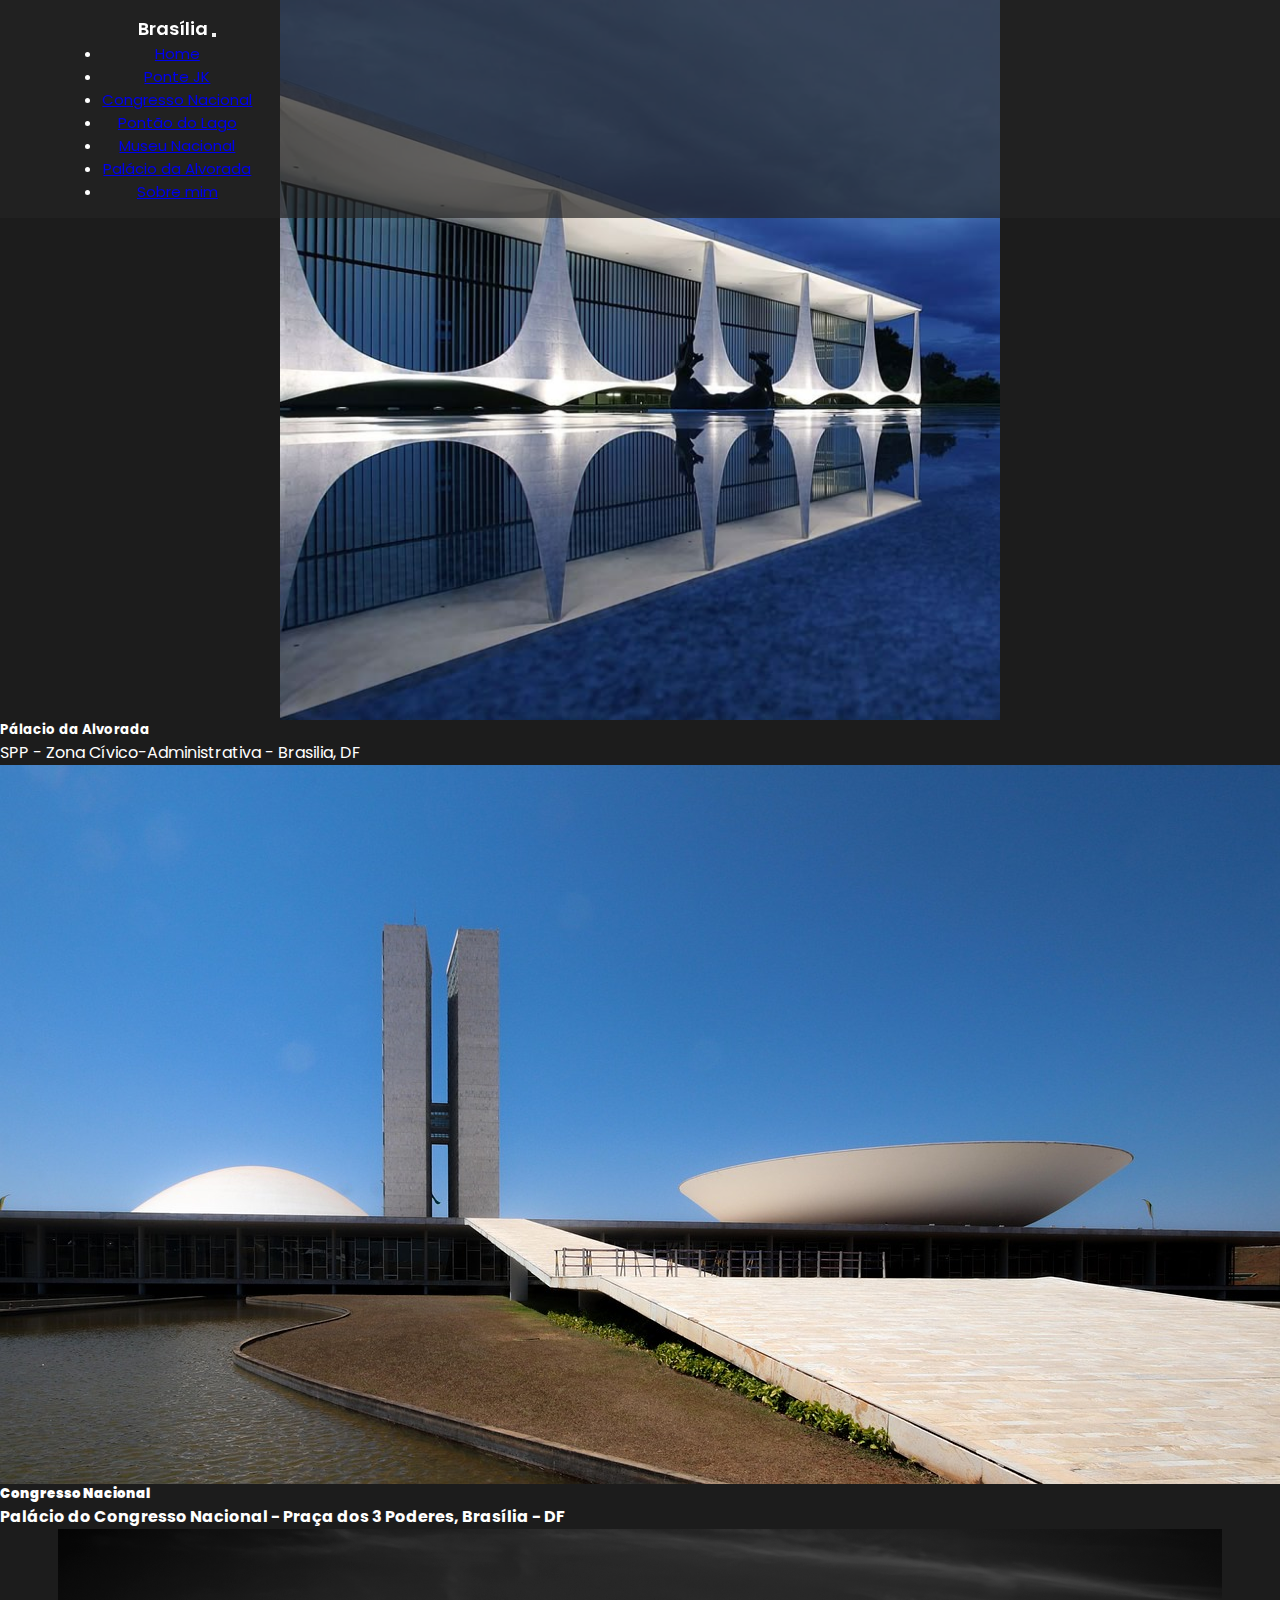
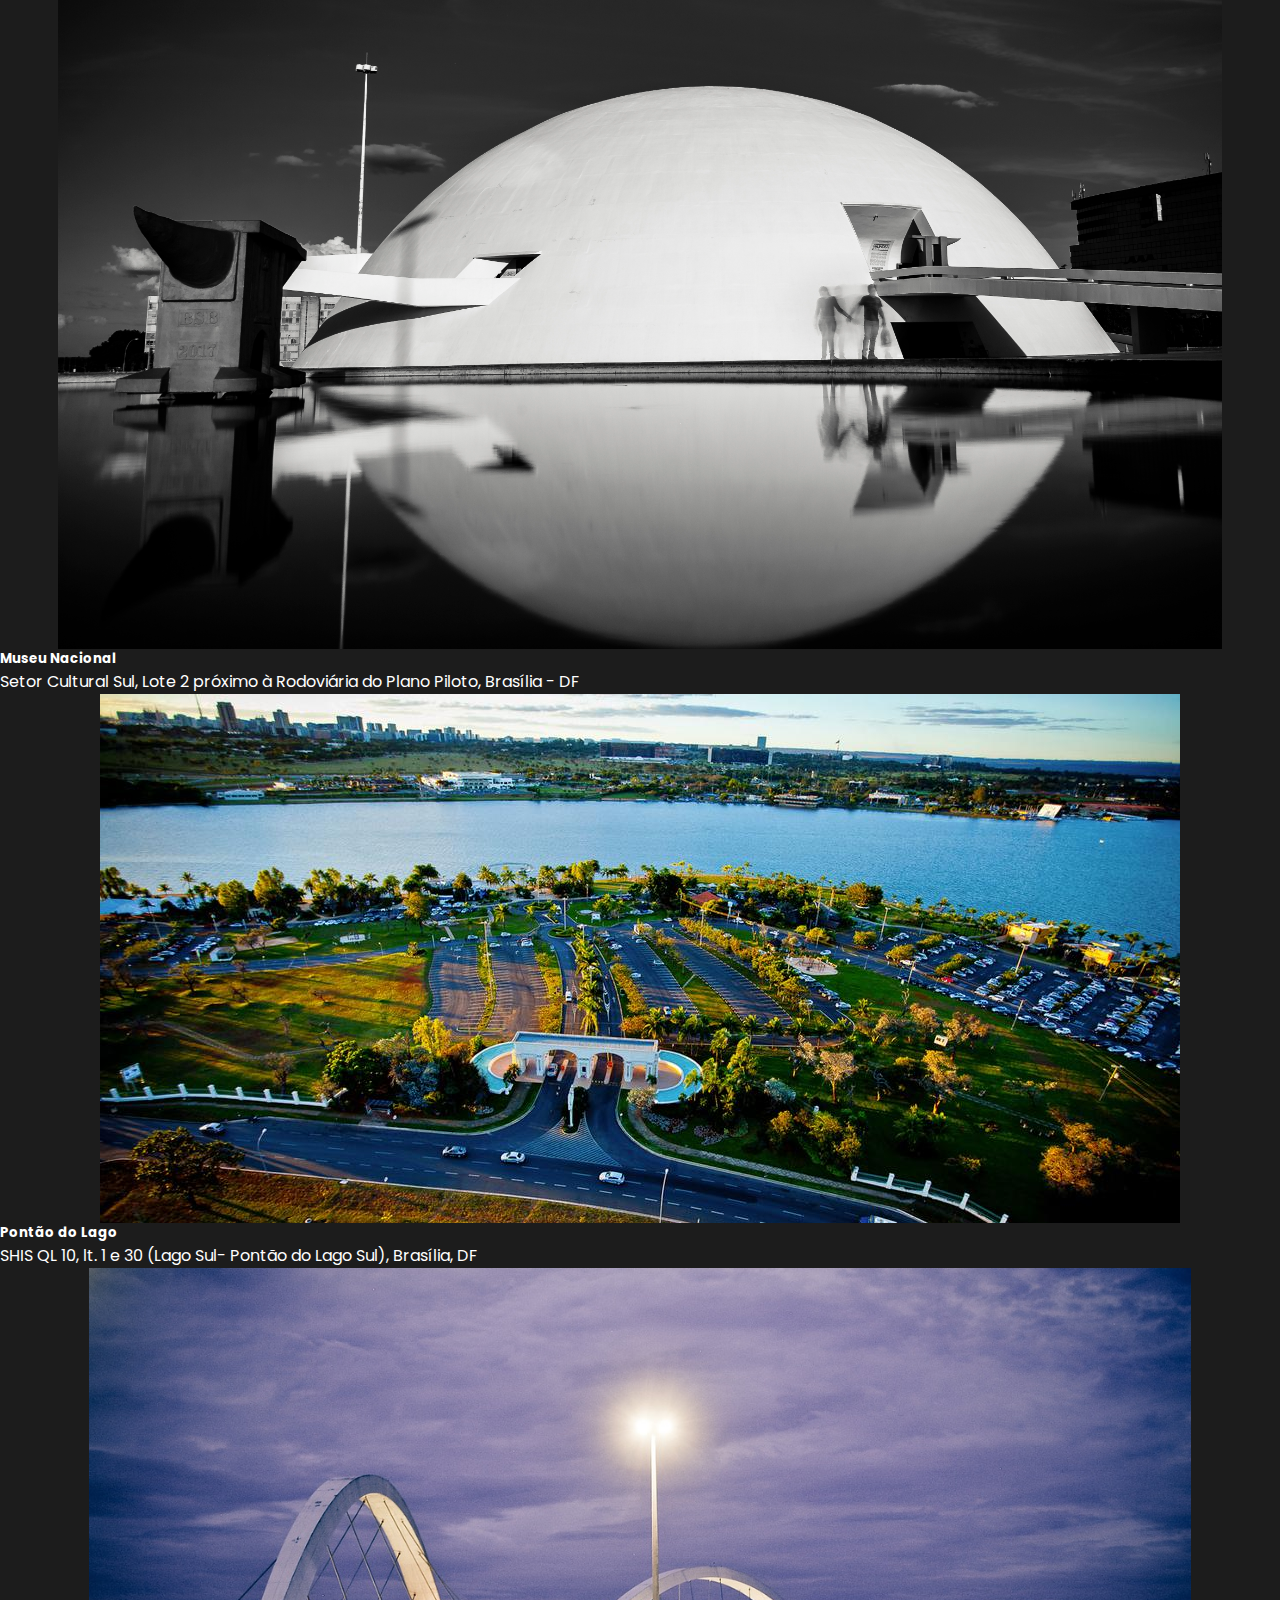
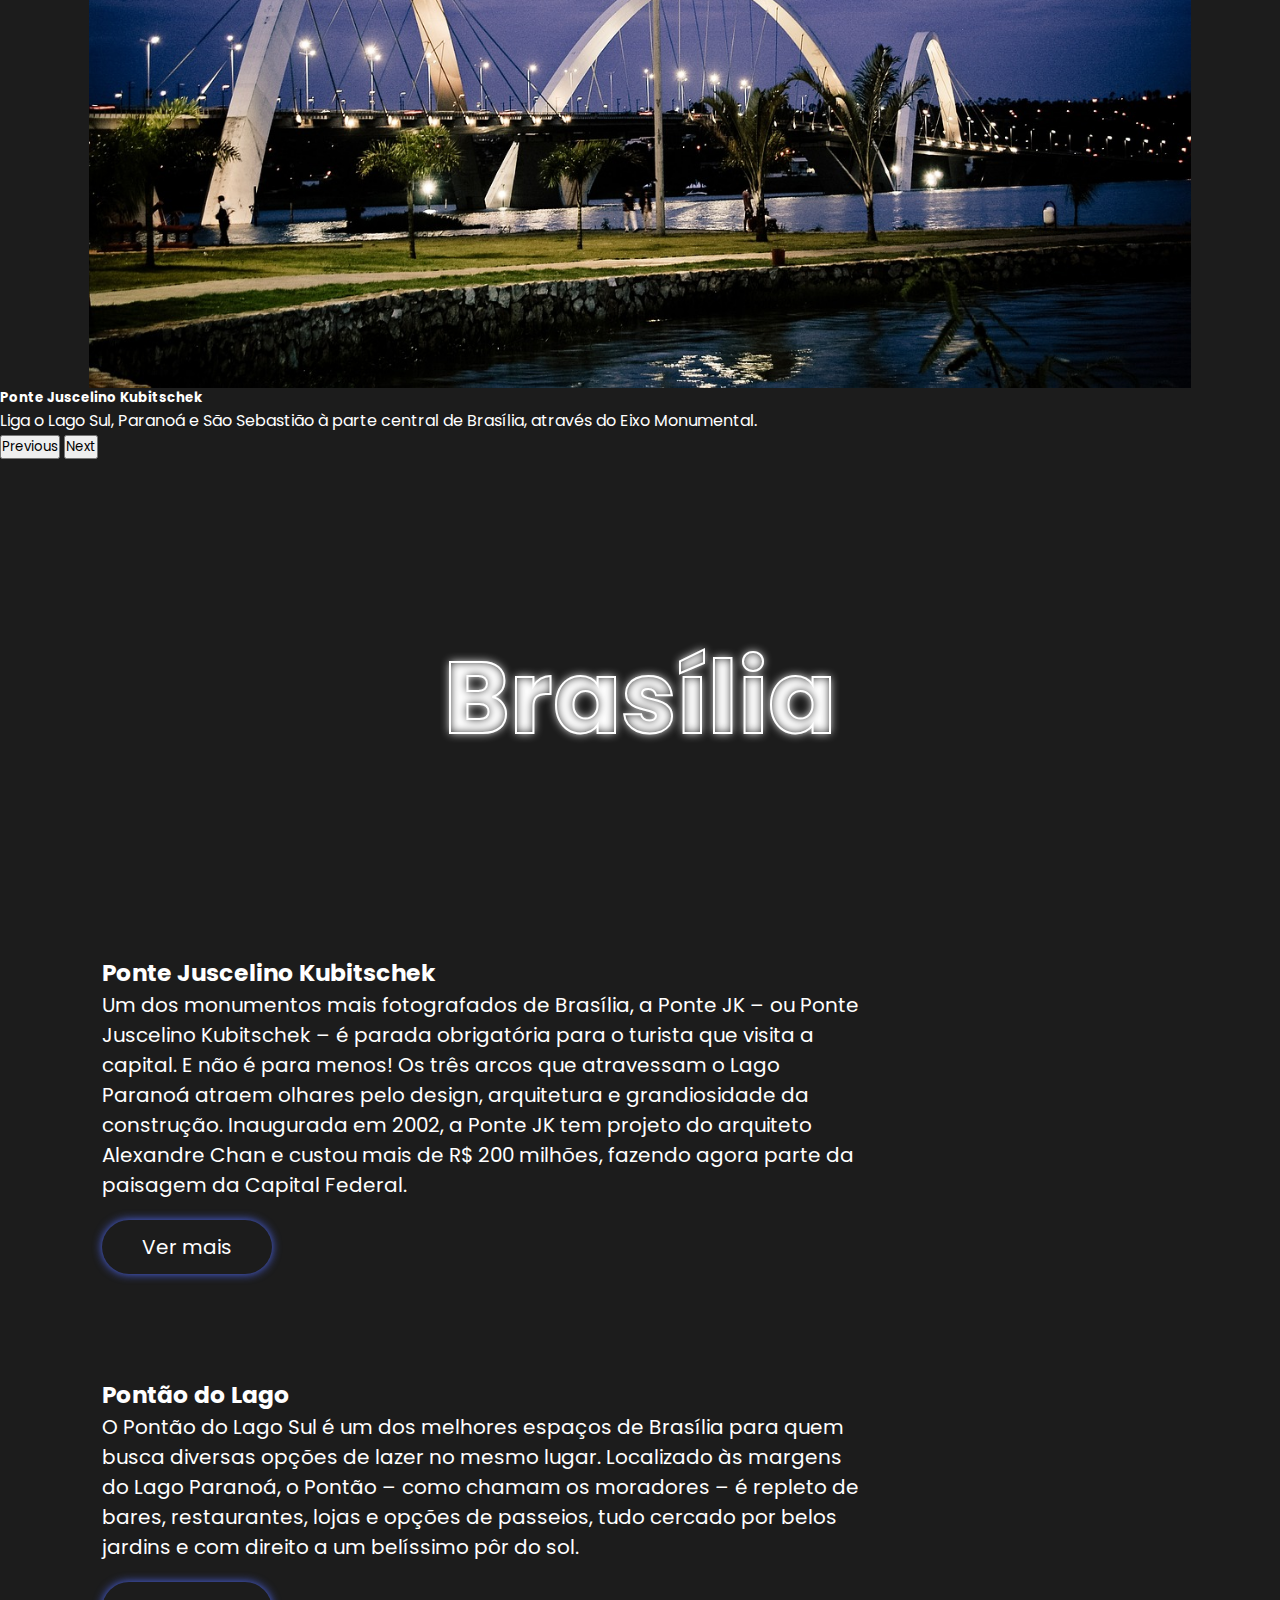
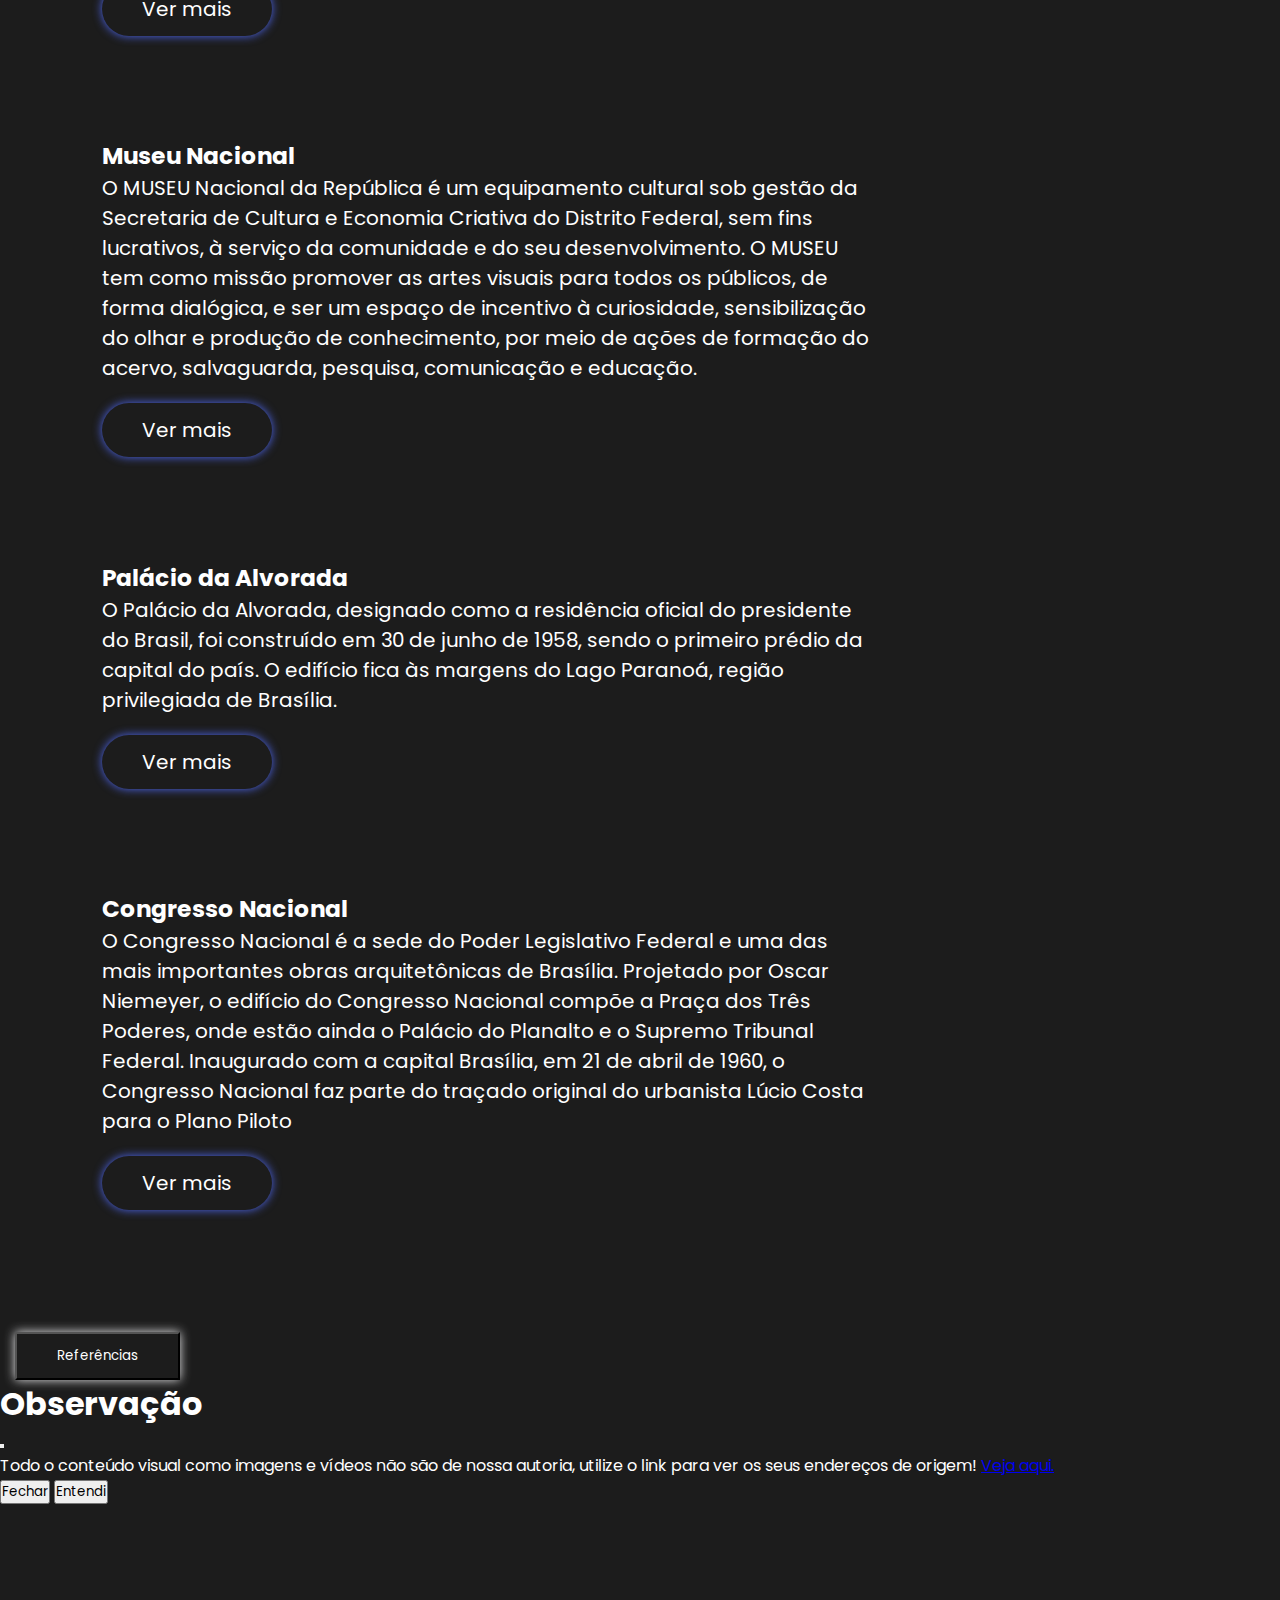
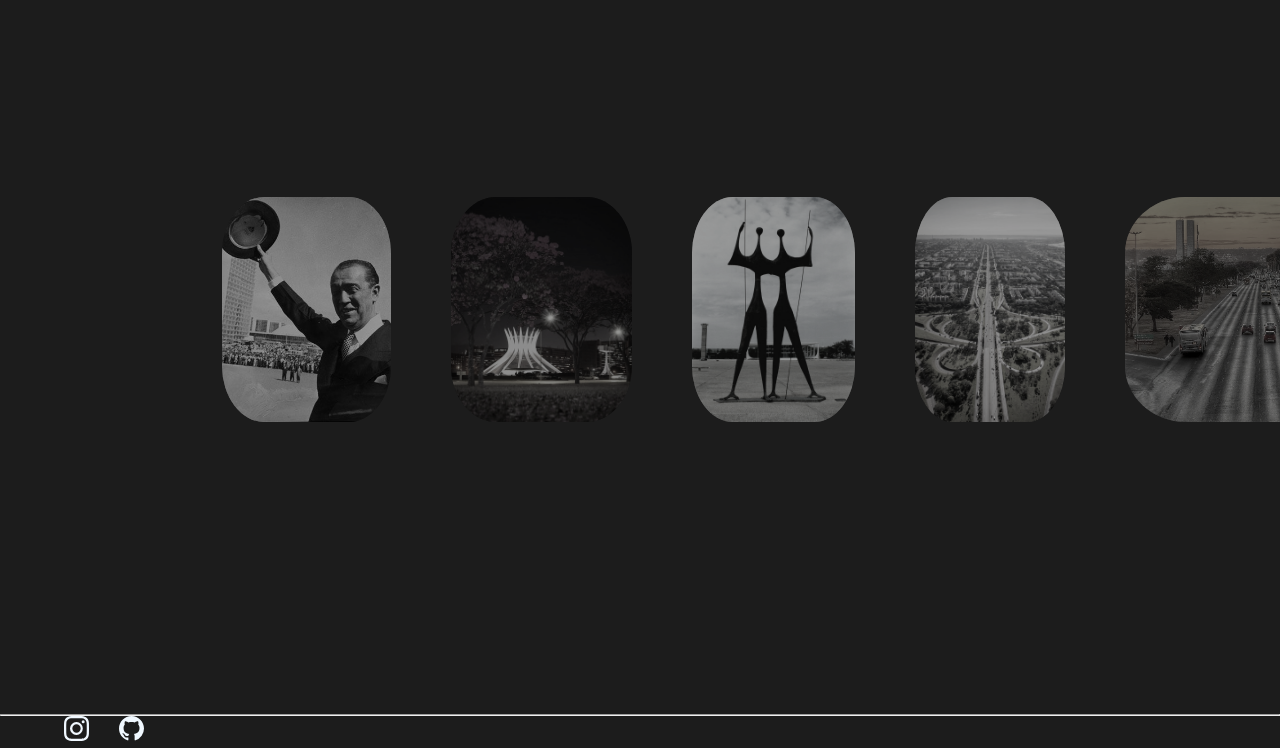
<file: index.html>
<!DOCTYPE html>
<html lang="pt-br">

<head>
    <meta charset="UTF-8">
    <meta http-equiv="X-UA-Compatible" content="IE=edge">
    <meta name="viewport" content="width=device-width, initial-scale=1.0">
    <title>Brasília</title>
    <link rel="icon" href="Imagens/airplane.svg">
    <link rel="stylesheet" href="style.css">
     <link href="https://cdn.jsdelivr.net/npm/bootstrap@5.3.6/dist/css/bootstrap.min.css" rel="stylesheet" integrity="sha384-4Q6Gf2aSP4eDXB8Miphtr37CMZZQ5oXLH2yaXMJ2w8e2ZtHTl7GptT4jmndRuHDT" crossorigin="anonymous">
   
</head>

<body >
    <header>
         <nav class="navbar navbar-expand-lg navbar-dark">
        <div class="container-fluid">
          <a class="navbar-brand" href="#">Brasília</a>
          <button class="navbar-toggler" type="button" data-bs-toggle="collapse"
                  data-bs-target="#navbarNavDropdown" aria-controls="navbarNavDropdown"
                  aria-expanded="false" aria-label="Toggle navigation">
            <span class="navbar-toggler-icon"></span>
          </button>
      
          <div class="collapse navbar-collapse" id="navbarNavDropdown">
            <ul class="navbar-nav d-flex" style="gap: 25px;">
              <li class="nav-item">
                <a class="nav-link active" aria-current="page" href="index.html">Home</a>
              </li>
              <li class="nav-item">
                <a class="nav-link" href="Pagina02.html">Ponte JK</a>
              </li>
              <li class="nav-item">
                <a class="nav-link" href="Pagina02.html#congresso-card">Congresso Nacional</a>
              </li>
              <li class="nav-item">
                <a class="nav-link" href="Pagina03.html">Pontão do Lago</a>
              </li>
              <li class="nav-item">
                <a class="nav-link" href="Pagina03.html#museu-card">Museu Nacional</a>
              </li>
              <li class="nav-item">
                <a class="nav-link" href="Pagina04.html">Palácio da Alvorada</a>
              </li>
              <li class="nav-item">
                <a class="nav-link" href="Pagina04.html#about-card">Sobre mim</a>
              </li>
            </ul>
          </div>
        </div>
      </nav>
    </header>
    <main>
<div id="carouselExampleInterval" class="carousel slide" data-bs-ride="carousel">
    <div class="carousel-inner">
        <div class="carousel-item active" data-bs-interval="10000">
            <img src="Imagens/Alvorada_car.jpeg" class="d-block w-100" alt="Pálacio da Alvorada">
            <div class="carousel-caption d-none d-md-block">
                <h5>Pálacio da Alvorada</h5>
                <p>SPP - Zona Cívico-Administrativa - Brasilia, DF</p>
            </div>
        </div>
        <div class="carousel-item" data-bs-interval="5000">
            <img src="Imagens/congresso_car.jpg" class="d-block w-100" alt="Congresso Nacional">
            <div class="carousel-caption d-none d-md-block">
                <h5><b>Congresso Nacional</b></h5>
                <p><b>Palácio do Congresso Nacional - Praça dos 3 Poderes, Brasília - DF</b></p>
            </div>
        </div>
        <div class="carousel-item" data-bs-interval="5000">
            <img src="Imagens/Museu_Nacional_de_Brasília_car.jpg" class="d-block w-100" alt="Museu Nacional">
            <div class="carousel-caption d-none d-md-block">
                <h5>Museu Nacional</h5>
                <p>Setor Cultural Sul, Lote 2 próximo à Rodoviária do Plano Piloto, Brasília - DF</p>
            </div>
        </div>
        <div class="carousel-item" data-bs-interval="5000">
            <img src="Imagens/PontaodoLago02_car.jpg" class="d-block w-100" alt="Pontão do Lago">
            <div class="carousel-caption d-none d-md-block">
                <h5>Pontão do Lago</h5>
                <p>SHIS QL 10, lt. 1 e 30 (Lago Sul- Pontão do Lago Sul), Brasília, DF</p>
            </div>
        </div>
        <div class="carousel-item" data-bs-interval="5000">
            <img src="Imagens/PonteJK_car.jpg" class="d-block w-100" alt="Ponte JK">
            <div class="carousel-caption d-none d-md-block">
                <h5>Ponte Juscelino Kubitschek</h5>
                <p>Liga o Lago Sul, Paranoá e São Sebastião à parte central de Brasília, através do Eixo Monumental.</p>
            </div>
        </div>
    </div>
    
    <button class="carousel-control-prev" type="button" data-bs-target="#carouselExampleInterval" data-bs-slide="prev">
        <span class="carousel-control-prev-icon" aria-hidden="true"></span>
        <span class="visually-hidden">Previous</span>
    </button>
    <button class="carousel-control-next" type="button" data-bs-target="#carouselExampleInterval" data-bs-slide="next">
        <span class="carousel-control-next-icon" aria-hidden="true"></span>
        <span class="visually-hidden">Next</span>
    </button>
</div>

    <section class="home">
        <h1>Brasília</h1>
    </section>

<div class="card-home">
  <div class="card-body-home">
    <h3 class="card-title-home">Ponte Juscelino Kubitschek</h3>
    <p class="card-text-home">Um dos monumentos mais fotografados de Brasília, a Ponte JK – ou Ponte Juscelino Kubitschek – é parada obrigatória para o turista que visita a capital. E não é para menos! Os três arcos que atravessam o Lago Paranoá atraem olhares pelo design, arquitetura e grandiosidade da construção. Inaugurada em 2002, a Ponte JK tem projeto do arquiteto Alexandre Chan e custou mais de R$ 200 milhões, fazendo agora parte da paisagem da Capital Federal.</p>
    <a href="Pagina02.html#ponte-card" class="button-body">Ver mais</a>
  </div>
</div>

<div class="card-home">
  <div class="card-body-home">
    <h3 class="card-title-home">Pontão do Lago</h3>
    <p class="card-text-home">O Pontão do Lago Sul é um dos melhores espaços de Brasília para quem busca diversas opções de lazer no mesmo lugar. Localizado às margens do Lago Paranoá, o Pontão – como chamam os moradores – é repleto de bares, restaurantes, lojas e opções de passeios, tudo cercado por belos jardins e com direito a um belíssimo pôr do sol.</p>
    <a href="Pagina03.html#pontao-card" class="button-body">Ver mais</a>
  </div>
</div>

<div class="card-home">
  <div class="card-body-home">
    <h3 class="card-title-home">Museu Nacional</h3>
    <p class="card-text-home">O MUSEU Nacional da República é um equipamento cultural sob gestão da Secretaria de Cultura e Economia Criativa do Distrito Federal, sem fins lucrativos, à serviço da comunidade e do seu desenvolvimento. O MUSEU tem como missão promover as artes visuais para todos os públicos, de forma dialógica, e ser um espaço de incentivo à curiosidade, sensibilização do olhar e produção de conhecimento, por meio de ações de formação do acervo, salvaguarda, pesquisa, comunicação e educação.</p>
    <a href="Pagina03.html#museu-card" class="button-body">Ver mais</a>
  </div>
</div>

<div class="card-home">
  <div class="card-body-home">
    <h3 class="card-title-home">Palácio da Alvorada</h3>
    <p class="card-text-home">O Palácio da Alvorada, designado como a residência oficial do presidente do Brasil, foi construído em 30 de junho de 1958, sendo o primeiro prédio da capital do país. O edifício fica às margens do Lago Paranoá, região privilegiada de Brasília.</p>
    <a href="Pagina04.html#alvorada-card" class="button-body">Ver mais</a>
  </div>
</div>

<div class="card-home">
  <div class="card-body-home">
    <h3 class="card-title-home">Congresso Nacional</h3>
    <p class="card-text-home"> O Congresso Nacional é a sede do Poder Legislativo Federal e uma das mais importantes obras arquitetônicas de Brasília. Projetado por Oscar Niemeyer, o edifício do Congresso Nacional compõe a Praça dos Três Poderes, onde estão ainda o Palácio do Planalto e o Supremo Tribunal Federal. Inaugurado com a capital Brasília, em 21 de abril de 1960, o Congresso Nacional faz parte do traçado original do urbanista Lúcio Costa para o Plano Piloto</p>
    <a href="Pagina02.html#congresso-card" class="button-body">Ver mais</a>
  </div>
</div>

      <!-- Button trigger modal -->
<button type="button" class="btn btn-primary" data-bs-toggle="modal" data-bs-target="#staticBackdrop" id="modal-home">
 Referências
</button>

<!-- Modal -->
<div class="modal fade" id="staticBackdrop" data-bs-backdrop="static" data-bs-keyboard="false" tabindex="-1" aria-labelledby="staticBackdropLabel" aria-hidden="true" >
  <div class="modal-dialog">
    <div class="modal-content">
      <div class="modal-header">
        <h1 class="modal-title fs-5" id="staticBackdropLabel">Observação</h1>
        <button type="button" class="btn-close" data-bs-dismiss="modal" aria-label="Close"></button>
      </div>
      <div class="modal-body">
      <p>Todo o conteúdo visual como imagens e vídeos não são de nossa autoria, utilize o link para ver os seus endereços de origem! <a href="https://docs.google.com/document/d/1VQnR3ZHY9ImjXgGV9RhCl5xuhK0KlmCMRjMK0wd_yw0/edit?usp=sharing">Veja aqui.</a>
      </div>
      <div class="modal-footer">
        <button type="button" class="btn btn-secondary" data-bs-dismiss="modal">Fechar</button>
        <button type="button" class="btn btn-primary"  data-bs-dismiss="modal" >Entendi</button>
      </div>
    </div>
  </div>
</div>
 
   </main>
    <footer>
       <div class="container-home">
        <span class="slider" id="slider1"></span>
        <span class="slider" id="slider2"></span>
        <span class="slider" id="slider3"></span>
        <span class="slider" id="slider4"></span>
        <span class="slider" id="slider5"></span>
        <span class="slider" id="slider6"></span>

        <div class="imgContainer">
            <div class="slide_div" id="slide_01">
                <img src="img/img1.jpeg" alt="Imagem 1" id="img1">
                <a href="#slider1" class="button-home" id="button1"></a>
            </div>
            <div class="slide_div" id="slide_02">
                <img src="img/img2.jpeg" alt="Imagem 2" id="img2">
                <a href="#slider2" class="button-home" id="button2"></a>
            </div>
            <div class="slide_div" id="slide_03">
                <img src="img/img3.jpeg" alt="Imagem 3" id="img3">
                <a href="#slider3" class="button-home" id="button3"></a>
            </div>
            <div class="slide_div" id="slide_04">
                <img src="img/img4.jpeg" alt="Imagem 4" id="img4">
                <a href="#slider4" class="button-home" id="button4"></a>
            </div>
            <div class="slide_div" id="slide_05">
                <img src="img/img5.jpeg" alt="Imagem 5" id="img5">
                <a href="#slider5" class="button-home" id="button5"></a>
            </div>
            <div class="slide_div" id="slide_06">
                <img src="img/img6.jpeg" alt="Imagem 6" id="img6">
                <a href="#slider6" class="button-home" id="button6"></a>
            </div>
        </div>
    </div>
  <hr style="color: aliceblue;">
 <section id="redes-sociais-home">
  <a href="https://www.instagram.com/sececdf?utm_source=ig_web_button_share_sheet&igsh=ZDNlZDc0MzIxNw==" alt="icone do instagram, página da secretaria da cultura df">
   <svg xmlns="http://www.w3.org/2000/svg" width="16" height="16" fill="currentColor" class="bi bi-instagram" viewBox="0 0 16 16" style="color: aliceblue; width: 25px; height:auto; margin-left:5%">
  <path d="M8 0C5.829 0 5.556.01 4.703.048 3.85.088 3.269.222 2.76.42a3.9 3.9 0 0 0-1.417.923A3.9 3.9 0 0 0 .42 2.76C.222 3.268.087 3.85.048 4.7.01 5.555 0 5.827 0 8.001c0 2.172.01 2.444.048 3.297.04.852.174 1.433.372 1.942.205.526.478.972.923 1.417.444.445.89.719 1.416.923.51.198 1.09.333 1.942.372C5.555 15.99 5.827 16 8 16s2.444-.01 3.298-.048c.851-.04 1.434-.174 1.943-.372a3.9 3.9 0 0 0 1.416-.923c.445-.445.718-.891.923-1.417.197-.509.332-1.09.372-1.942C15.99 10.445 16 10.173 16 8s-.01-2.445-.048-3.299c-.04-.851-.175-1.433-.372-1.941a3.9 3.9 0 0 0-.923-1.417A3.9 3.9 0 0 0 13.24.42c-.51-.198-1.092-.333-1.943-.372C10.443.01 10.172 0 7.998 0zm-.717 1.442h.718c2.136 0 2.389.007 3.232.046.78.035 1.204.166 1.486.275.373.145.64.319.92.599s.453.546.598.92c.11.281.24.705.275 1.485.039.843.047 1.096.047 3.231s-.008 2.389-.047 3.232c-.035.78-.166 1.203-.275 1.485a2.5 2.5 0 0 1-.599.919c-.28.28-.546.453-.92.598-.28.11-.704.24-1.485.276-.843.038-1.096.047-3.232.047s-2.39-.009-3.233-.047c-.78-.036-1.203-.166-1.485-.276a2.5 2.5 0 0 1-.92-.598 2.5 2.5 0 0 1-.6-.92c-.109-.281-.24-.705-.275-1.485-.038-.843-.046-1.096-.046-3.233s.008-2.388.046-3.231c.036-.78.166-1.204.276-1.486.145-.373.319-.64.599-.92s.546-.453.92-.598c.282-.11.705-.24 1.485-.276.738-.034 1.024-.044 2.515-.045zm4.988 1.328a.96.96 0 1 0 0 1.92.96.96 0 0 0 0-1.92m-4.27 1.122a4.109 4.109 0 1 0 0 8.217 4.109 4.109 0 0 0 0-8.217m0 1.441a2.667 2.667 0 1 1 0 5.334 2.667 2.667 0 0 1 0-5.334"/>
</svg></a>

<a href="https://github.com/Bru-naa/Pontos-turisticos-BSB.git" alt="icone do github">
<svg xmlns="http://www.w3.org/2000/svg" width="16" height="16" fill="currentColor" class="bi bi-github" viewBox="0 0 16 16"  style="color: aliceblue; width: 25px; height:auto; margin-left:2%">
  <path d="M8 0C3.58 0 0 3.58 0 8c0 3.54 2.29 6.53 5.47 7.59.4.07.55-.17.55-.38 0-.19-.01-.82-.01-1.49-2.01.37-2.53-.49-2.69-.94-.09-.23-.48-.94-.82-1.13-.28-.15-.68-.52-.01-.53.63-.01 1.08.58 1.23.82.72 1.21 1.87.87 2.33.66.07-.52.28-.87.51-1.07-1.78-.2-3.64-.89-3.64-3.95 0-.87.31-1.59.82-2.15-.08-.2-.36-1.02.08-2.12 0 0 .67-.21 2.2.82.64-.18 1.32-.27 2-.27s1.36.09 2 .27c1.53-1.04 2.2-.82 2.2-.82.44 1.1.16 1.92.08 2.12.51.56.82 1.27.82 2.15 0 3.07-1.87 3.75-3.65 3.95.29.25.54.73.54 1.48 0 1.07-.01 1.93-.01 2.2 0 .21.15.46.55.38A8.01 8.01 0 0 0 16 8c0-4.42-3.58-8-8-8"/>
</svg></a>
</section>
    </footer>
 

   <!--<section class="contact-home">
        <form class="contact-form-home">
            <h2 style="color: aliceblue;">Contato</h2>
            <input type="text" placeholder="Seu nome" required>
            <input type="email" placeholder="Digite seu email aqui..." required>
            <textarea placeholder="Deixe o seu comentário!" required></textarea>
            <button type="submit">Enviar</button>
        </form>
    </section>--> 
  
   

<script src="https://cdn.jsdelivr.net/npm/bootstrap@5.3.6/dist/js/bootstrap.bundle.min.js"></script>

</body>

</html>
</file>
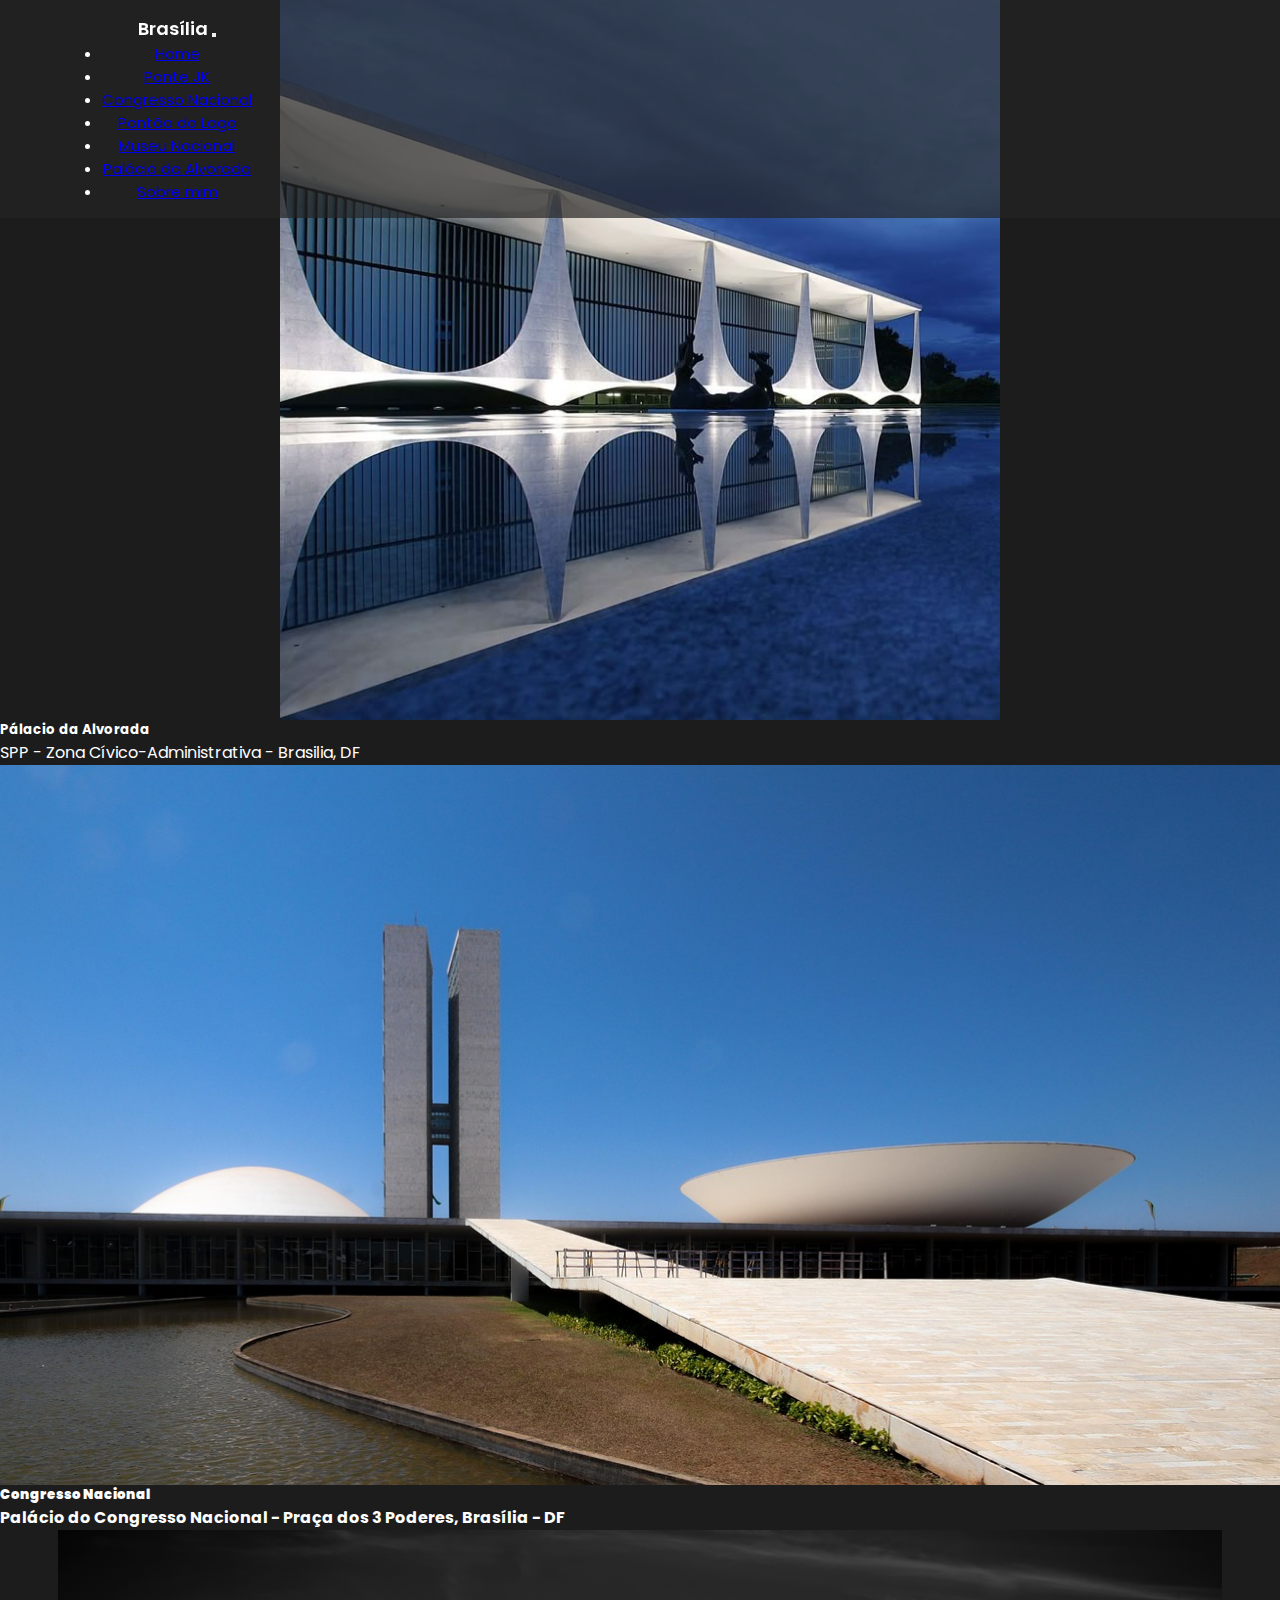
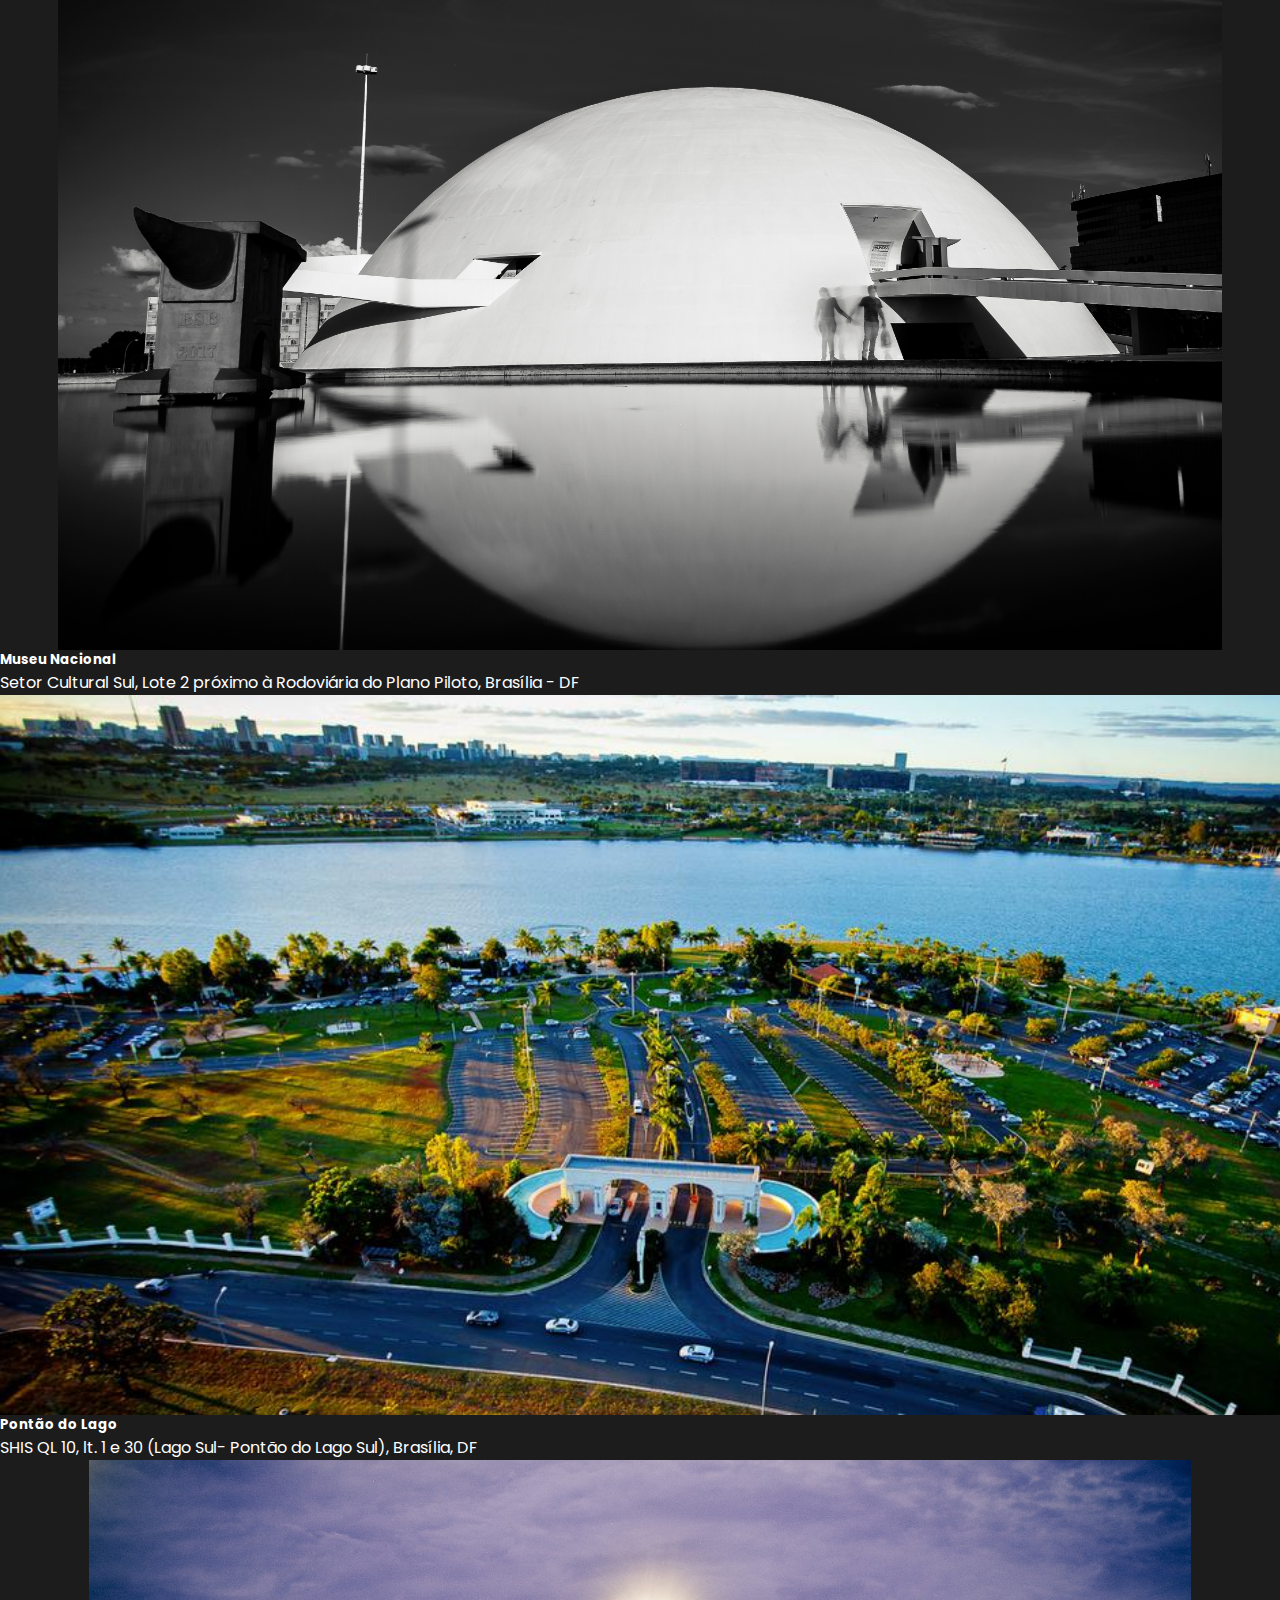
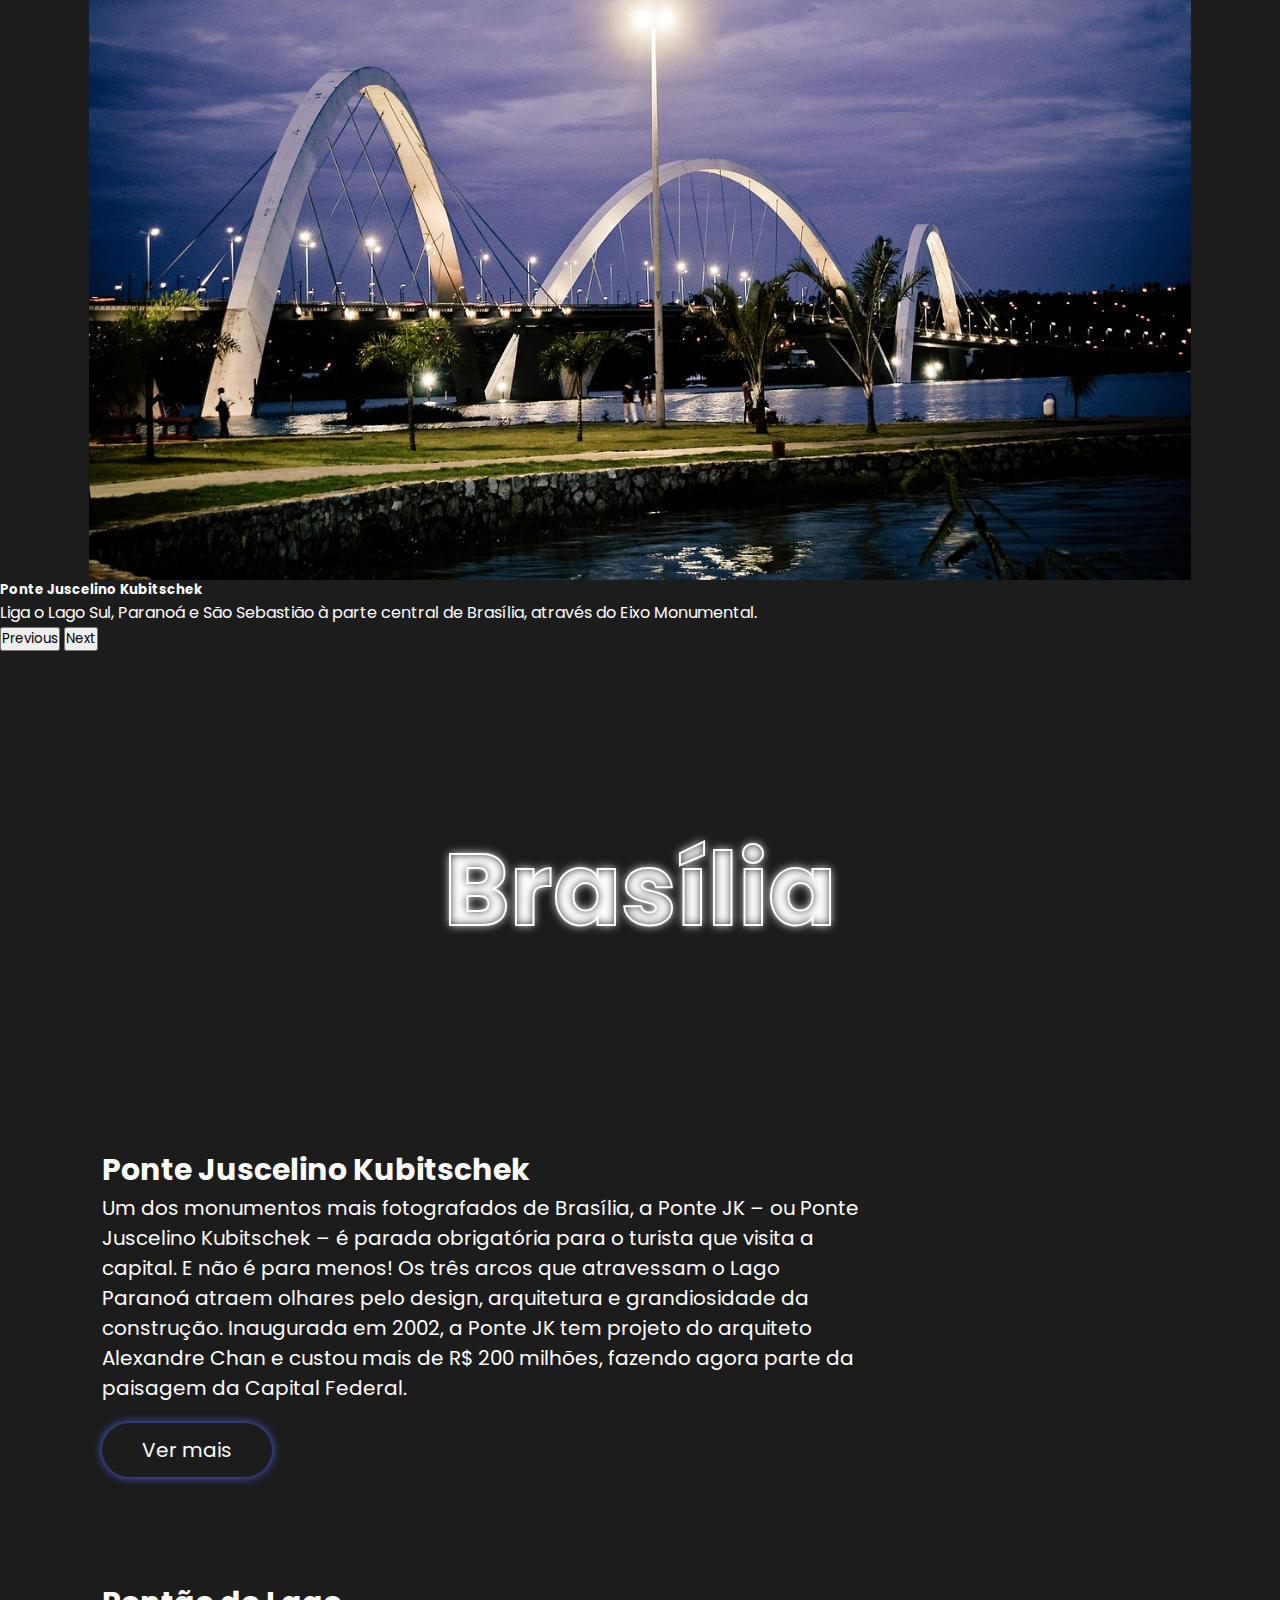
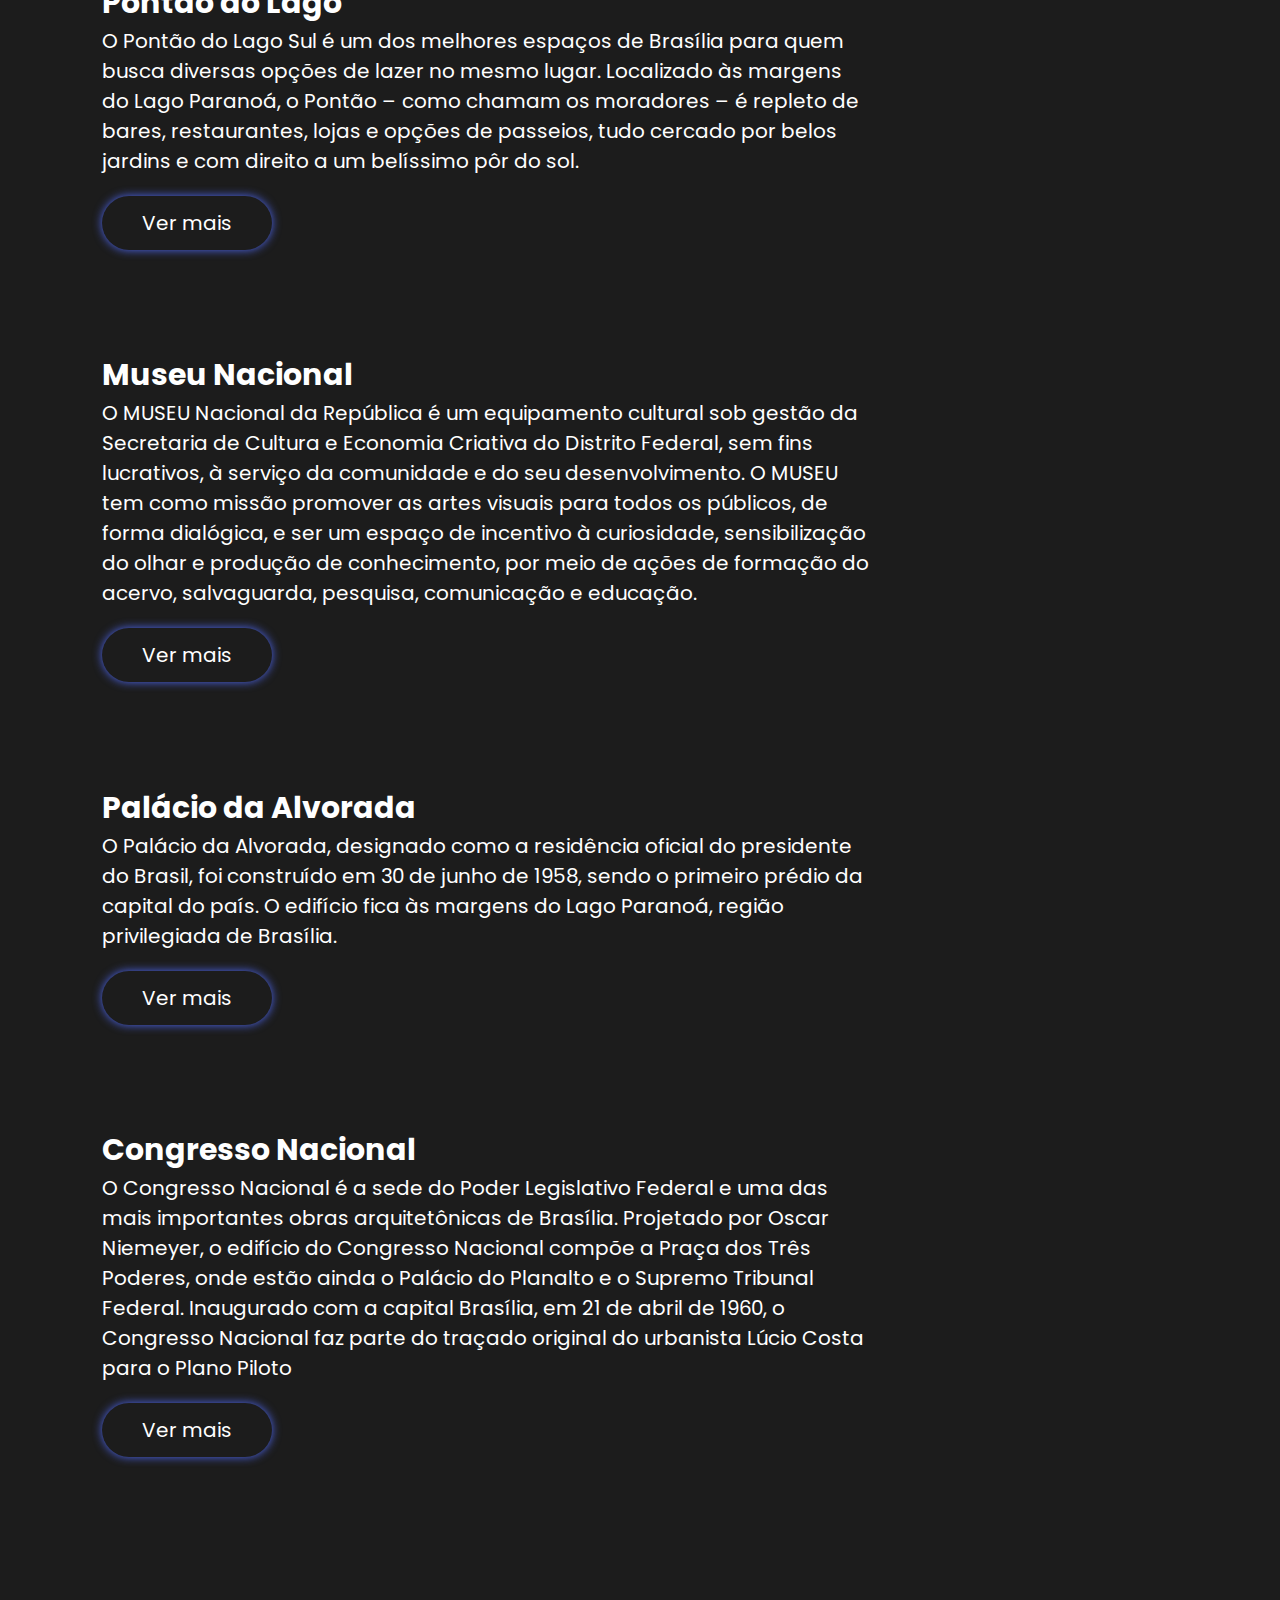
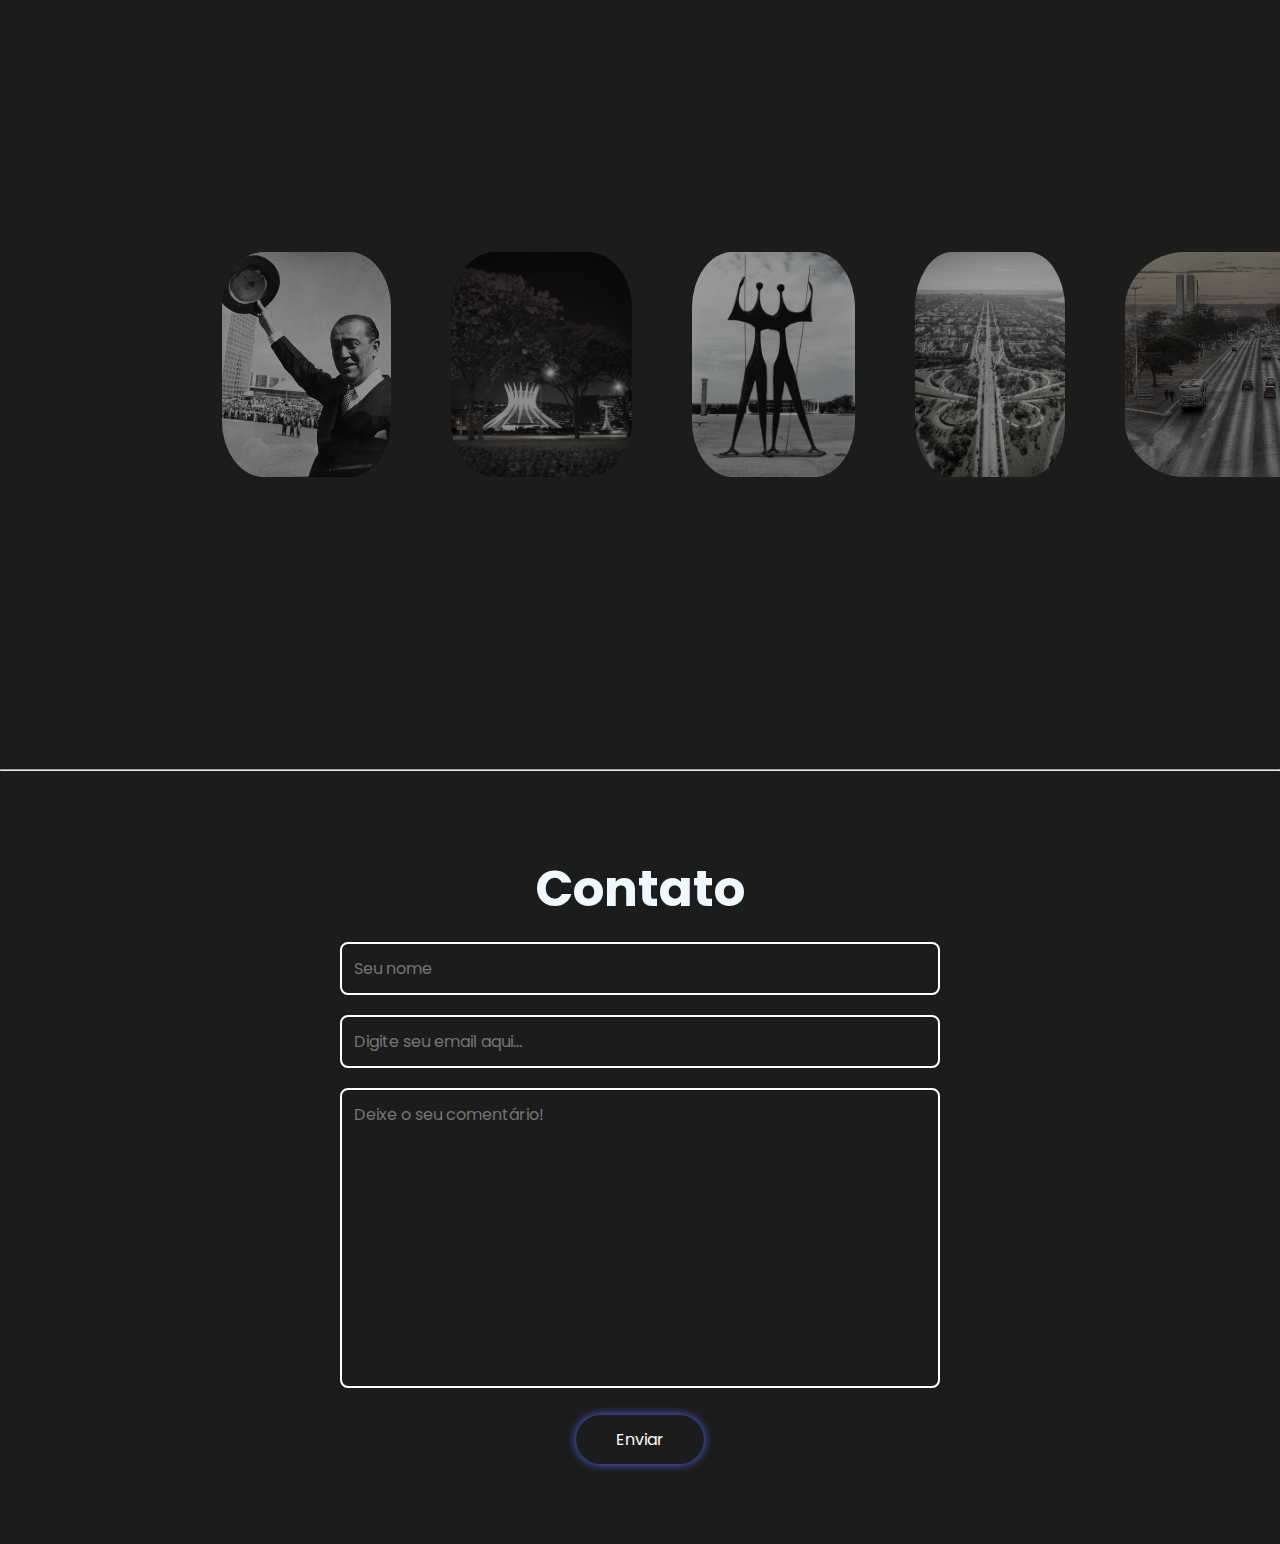
<file: Downloads/trabalho/testes/index.html>
<!DOCTYPE html>
<html lang="pt-br">

<head>
    <meta charset="UTF-8">
    <meta http-equiv="X-UA-Compatible" content="IE=edge">
    <meta name="viewport" content="width=device-width, initial-scale=1.0">
    <title>Trabalho Fábio</title>
    <link rel="stylesheet" href="index.css">
     <link href="https://cdn.jsdelivr.net/npm/bootstrap@5.3.6/dist/css/bootstrap.min.css" rel="stylesheet" integrity="sha384-4Q6Gf2aSP4eDXB8Miphtr37CMZZQ5oXLH2yaXMJ2w8e2ZtHTl7GptT4jmndRuHDT" crossorigin="anonymous">
   
</head>

<body >
    <header>
         <nav class="navbar navbar-expand-lg navbar-dark">
        <div class="container-fluid">
          <a class="navbar-brand" href="#">Brasília</a>
          <button class="navbar-toggler" type="button" data-bs-toggle="collapse"
                  data-bs-target="#navbarNavDropdown" aria-controls="navbarNavDropdown"
                  aria-expanded="false" aria-label="Toggle navigation">
            <span class="navbar-toggler-icon"></span>
          </button>
      
          <div class="collapse navbar-collapse" id="navbarNavDropdown">
            <ul class="navbar-nav d-flex" style="gap: 25px;">
              <li class="nav-item">
                <a class="nav-link active" aria-current="page" href="Home.html">Home</a>
              </li>
              <li class="nav-item">
                <a class="nav-link" href="Pagina02.html">Ponte JK</a>
              </li>
              <li class="nav-item">
                <a class="nav-link" href="Pagina02.html">Congresso Nacional</a>
              </li>
              <li class="nav-item">
                <a class="nav-link" href="Pagina03.html">Pontão do Lago</a>
              </li>
              <li class="nav-item">
                <a class="nav-link" href="Pagina03.html">Museu Nacional</a>
              </li>
              <li class="nav-item">
                <a class="nav-link" href="#Pagina04.html">Palácio da Alvorada</a>
              </li>
              <li class="nav-item">
                <a class="nav-link" href="#Pagina04.html">Sobre mim</a>
              </li>
            </ul>
          </div>
        </div>
      </nav>
    </header>
    <main>
<div id="carouselExampleInterval" class="carousel slide" data-bs-ride="carousel">
    <div class="carousel-inner">
        <div class="carousel-item active" data-bs-interval="10000">
            <img src="Imagens/Alvorada_car.jpeg" class="d-block w-100" alt="Pálacio da Alvorada">
            <div class="carousel-caption d-none d-md-block">
                <h5>Pálacio da Alvorada</h5>
                <p>SPP - Zona Cívico-Administrativa - Brasilia, DF</p>
            </div>
        </div>
        <div class="carousel-item" data-bs-interval="5000">
            <img src="Imagens/congresso_car.jpg" class="d-block w-100" alt="Congresso Nacional">
            <div class="carousel-caption d-none d-md-block">
                <h5><b>Congresso Nacional</b></h5>
                <p><b>Palácio do Congresso Nacional - Praça dos 3 Poderes, Brasília - DF</b></p>
            </div>
        </div>
        <div class="carousel-item" data-bs-interval="5000">
            <img src="Imagens/Museu_Nacional_de_Brasília_car.jpg" class="d-block w-100" alt="Museu Nacional">
            <div class="carousel-caption d-none d-md-block">
                <h5>Museu Nacional</h5>
                <p>Setor Cultural Sul, Lote 2 próximo à Rodoviária do Plano Piloto, Brasília - DF</p>
            </div>
        </div>
        <div class="carousel-item" data-bs-interval="5000">
            <img src="Imagens/PontaodoLago02_car.jpg" class="d-block w-100" alt="Pontão do Lago">
            <div class="carousel-caption d-none d-md-block">
                <h5>Pontão do Lago</h5>
                <p>SHIS QL 10, lt. 1 e 30 (Lago Sul- Pontão do Lago Sul), Brasília, DF</p>
            </div>
        </div>
        <div class="carousel-item" data-bs-interval="5000">
            <img src="Imagens/PonteJK_car.jpg" class="d-block w-100" alt="Ponte JK">
            <div class="carousel-caption d-none d-md-block">
                <h5>Ponte Juscelino Kubitschek</h5>
                <p>Liga o Lago Sul, Paranoá e São Sebastião à parte central de Brasília, através do Eixo Monumental.</p>
            </div>
        </div>
    </div>
    
    <button class="carousel-control-prev" type="button" data-bs-target="#carouselExampleInterval" data-bs-slide="prev">
        <span class="carousel-control-prev-icon" aria-hidden="true"></span>
        <span class="visually-hidden">Previous</span>
    </button>
    <button class="carousel-control-next" type="button" data-bs-target="#carouselExampleInterval" data-bs-slide="next">
        <span class="carousel-control-next-icon" aria-hidden="true"></span>
        <span class="visually-hidden">Next</span>
    </button>
</div>

    <section class="home">
        <h1>Brasília</h1>
    </section>

<div class="card-home">
  <div class="card-body-home">
    <h2 class="card-title-home">Ponte Juscelino Kubitschek</h2>
    <p class="card-text-home">Um dos monumentos mais fotografados de Brasília, a Ponte JK – ou Ponte Juscelino Kubitschek – é parada obrigatória para o turista que visita a capital. E não é para menos! Os três arcos que atravessam o Lago Paranoá atraem olhares pelo design, arquitetura e grandiosidade da construção. Inaugurada em 2002, a Ponte JK tem projeto do arquiteto Alexandre Chan e custou mais de R$ 200 milhões, fazendo agora parte da paisagem da Capital Federal.</p>
    <a href="#" class="button-body">Ver mais</a>
  </div>
</div>

<div class="card-home">
  <div class="card-body-home">
    <h2 class="card-title-home">Pontão do Lago</h2>
    <p class="card-text-home">O Pontão do Lago Sul é um dos melhores espaços de Brasília para quem busca diversas opções de lazer no mesmo lugar. Localizado às margens do Lago Paranoá, o Pontão – como chamam os moradores – é repleto de bares, restaurantes, lojas e opções de passeios, tudo cercado por belos jardins e com direito a um belíssimo pôr do sol.</p>
    <a href="#" class="button-body">Ver mais</a>
  </div>
</div>

<div class="card-home">
  <div class="card-body-home">
    <h2 class="card-title-home">Museu Nacional</h2>
    <p class="card-text-home">O MUSEU Nacional da República é um equipamento cultural sob gestão da Secretaria de Cultura e Economia Criativa do Distrito Federal, sem fins lucrativos, à serviço da comunidade e do seu desenvolvimento. O MUSEU tem como missão promover as artes visuais para todos os públicos, de forma dialógica, e ser um espaço de incentivo à curiosidade, sensibilização do olhar e produção de conhecimento, por meio de ações de formação do acervo, salvaguarda, pesquisa, comunicação e educação.</p>
    <a href="#" class="button-body">Ver mais</a>
  </div>
</div>

<div class="card-home">
  <div class="card-body-home">
    <h2 class="card-title-home">Palácio da Alvorada</h2>
    <p class="card-text-home">O Palácio da Alvorada, designado como a residência oficial do presidente do Brasil, foi construído em 30 de junho de 1958, sendo o primeiro prédio da capital do país. O edifício fica às margens do Lago Paranoá, região privilegiada de Brasília.</p>
    <a href="#" class="button-body">Ver mais</a>
  </div>
</div>

<div class="card-home">
  <div class="card-body-home">
    <h2 class="card-title-home">Congresso Nacional</h2>
    <p class="card-text-home"> O Congresso Nacional é a sede do Poder Legislativo Federal e uma das mais importantes obras arquitetônicas de Brasília. Projetado por Oscar Niemeyer, o edifício do Congresso Nacional compõe a Praça dos Três Poderes, onde estão ainda o Palácio do Planalto e o Supremo Tribunal Federal. Inaugurado com a capital Brasília, em 21 de abril de 1960, o Congresso Nacional faz parte do traçado original do urbanista Lúcio Costa para o Plano Piloto</p>
    <a href="#" class="button-body">Ver mais</a>
  </div>
</div>
 
 <div class="container-home">
        <span class="slider" id="slider1"></span>
        <span class="slider" id="slider2"></span>
        <span class="slider" id="slider3"></span>
        <span class="slider" id="slider4"></span>
        <span class="slider" id="slider5"></span>
        <span class="slider" id="slider6"></span>

        <div class="imgContainer">
            <div class="slide_div" id="slide_01">
                <img src="img/img1.jpeg" alt="Imagem 1" id="img1">
                <a href="#slider1" class="button" id="button1"></a>
            </div>
            <div class="slide_div" id="slide_02">
                <img src="img/img2.jpeg" alt="Imagem 2" id="img2">
                <a href="#slider2" class="button" id="button2"></a>
            </div>
            <div class="slide_div" id="slide_03">
                <img src="img/img3.jpeg" alt="Imagem 3" id="img3">
                <a href="#slider3" class="button" id="button3"></a>
            </div>
            <div class="slide_div" id="slide_04">
                <img src="img/img4.jpeg" alt="Imagem 4" id="img4">
                <a href="#slider4" class="button" id="button4"></a>
            </div>
            <div class="slide_div" id="slide_05">
                <img src="img/img5.jpeg" alt="Imagem 5" id="img5">
                <a href="#slider5" class="button" id="button5"></a>
            </div>
            <div class="slide_div" id="slide_06">
                <img src="img/img6.jpeg" alt="Imagem 6" id="img6">
                <a href="#slider6" class="button" id="button6"></a>
            </div>
        </div>
    </div>
    <!--
    <section class="gallery-home">
        <div class="gallery-content">
            <div class="outer">
                <div class="inner">
                    <img src="bee1.png">
                </div>
            </div>
            <div class="outer">
                <div class="inner"></div>
            </div>
            <div class="outer">
                <div class="inner">
                    <img src="bee3.png">
                </div>
            </div>
        </div>-->
   
    </main>

    <hr style="color: aliceblue;">

    <section class="contact-home">
        <form class="contact-form-home">
            <h2 style="color: aliceblue;">Contato</h2>
            <input type="text" placeholder="Seu nome" required>
            <input type="email" placeholder="Digite seu email aqui..." required>
            <textarea placeholder="Deixe o seu comentário!" required></textarea>
            <button type="submit">Enviar</button>
        </form>
    </section>
     <script>document.querySelectorAll('.button').forEach(button => {
    button.addEventListener('click', (event) => {
        event.preventDefault(); // Revisar esse código, pois quando mouse passa sobre a imagem o efeito parou
    });
});
</script>
     <script src="https://cdn.jsdelivr.net/npm/@popperjs/core@2.11.8/dist/umd/popper.min.js" integrity="sha384-I7E8VVD/ismYTF4hNIPjVp/Zjvgyol6VFvRkX/vR+Vc4jQkC+hVqc2pM8ODewa9r" crossorigin="anonymous"></script>
    <script src="https://cdn.jsdelivr.net/npm/bootstrap@5.3.6/dist/js/bootstrap.min.js" integrity="sha384-RuyvpeZCxMJCqVUGFI0Do1mQrods/hhxYlcVfGPOfQtPJh0JCw12tUAZ/Mv10S7D" crossorigin="anonymous"></script>    


</body>

</html>
</file>
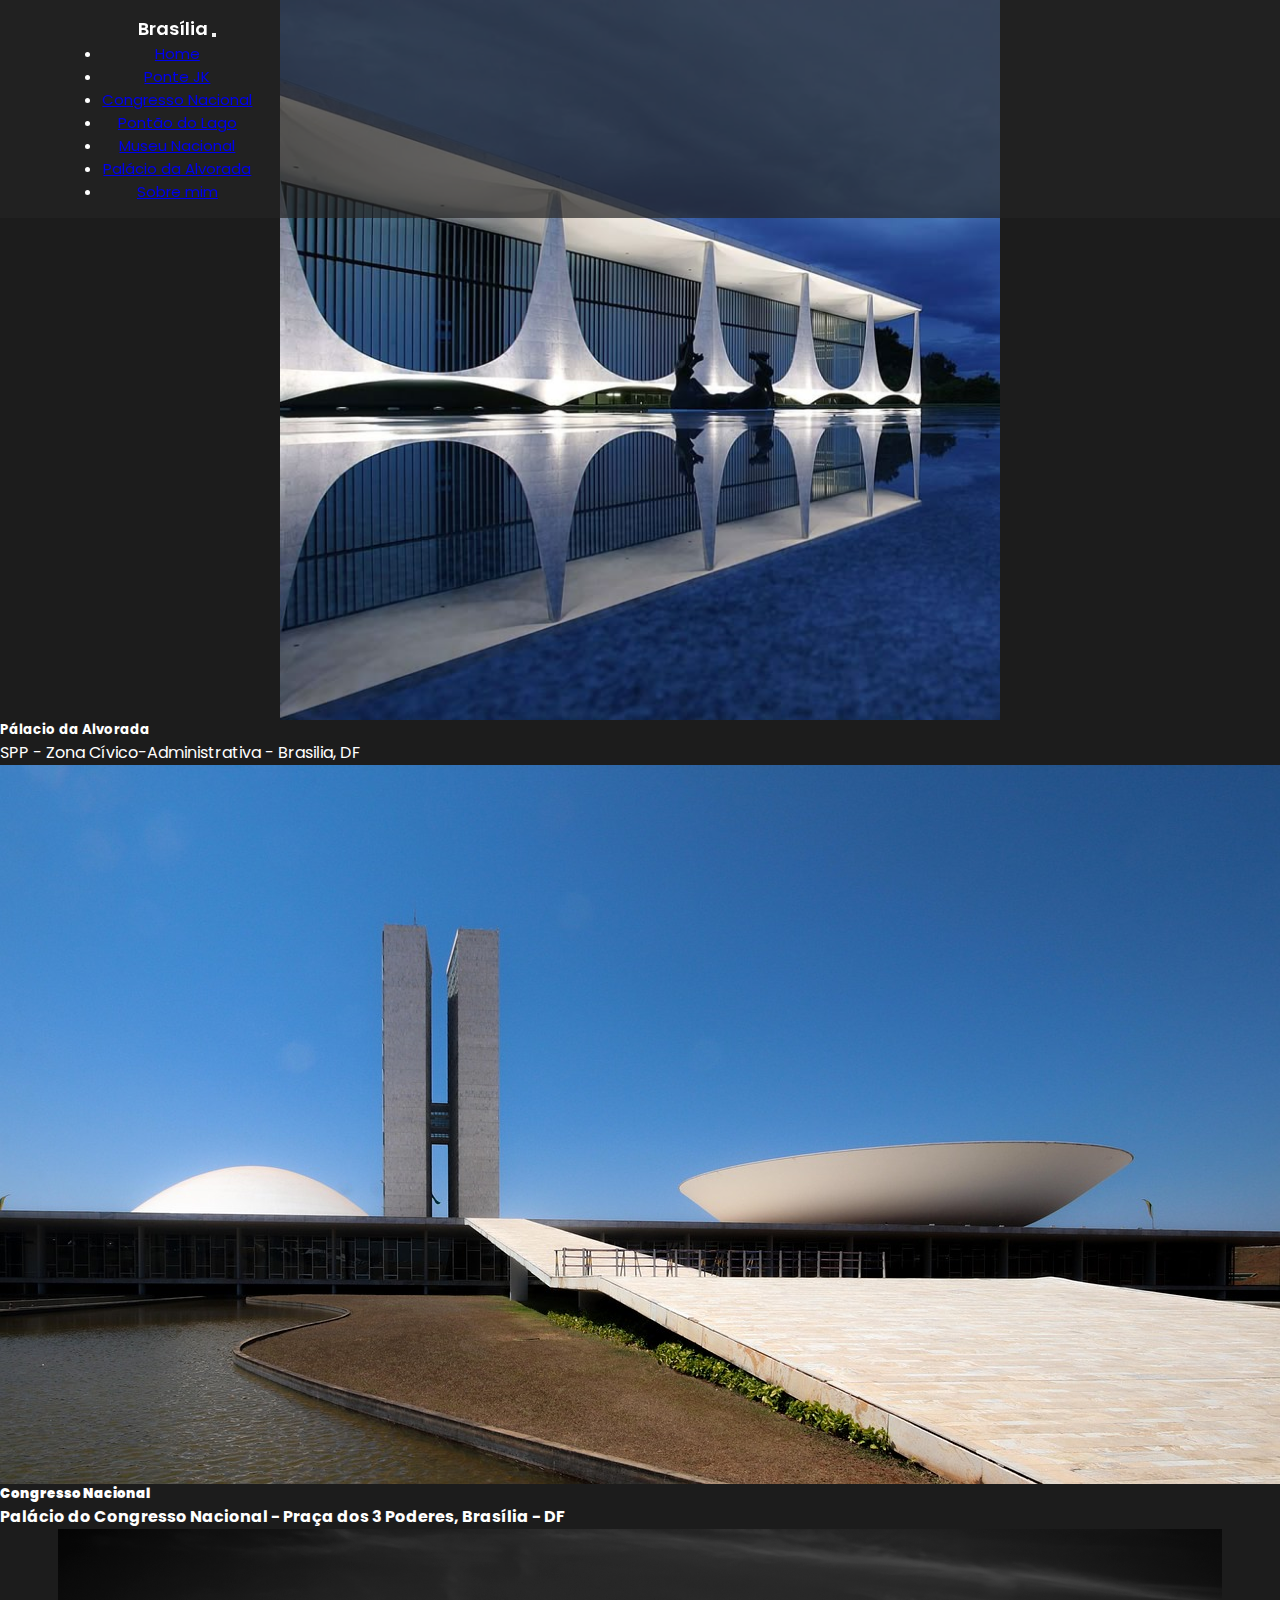
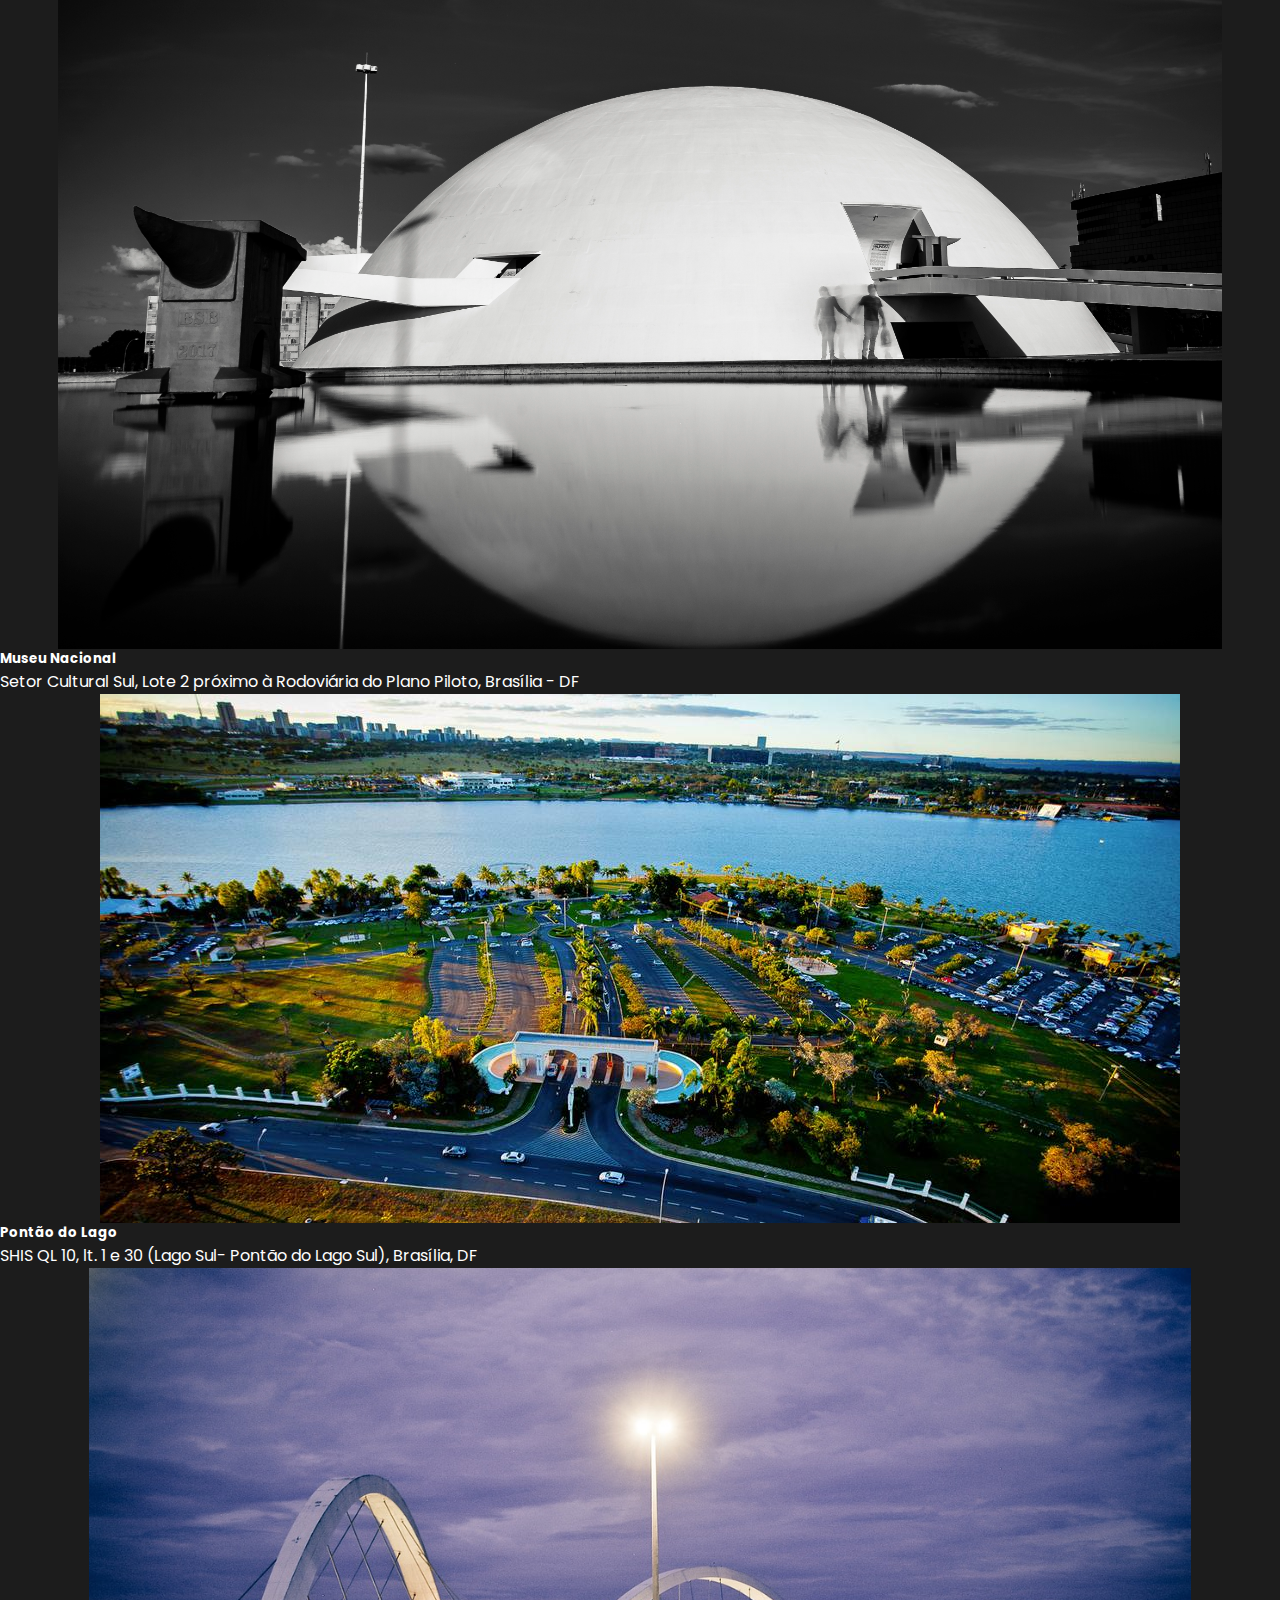
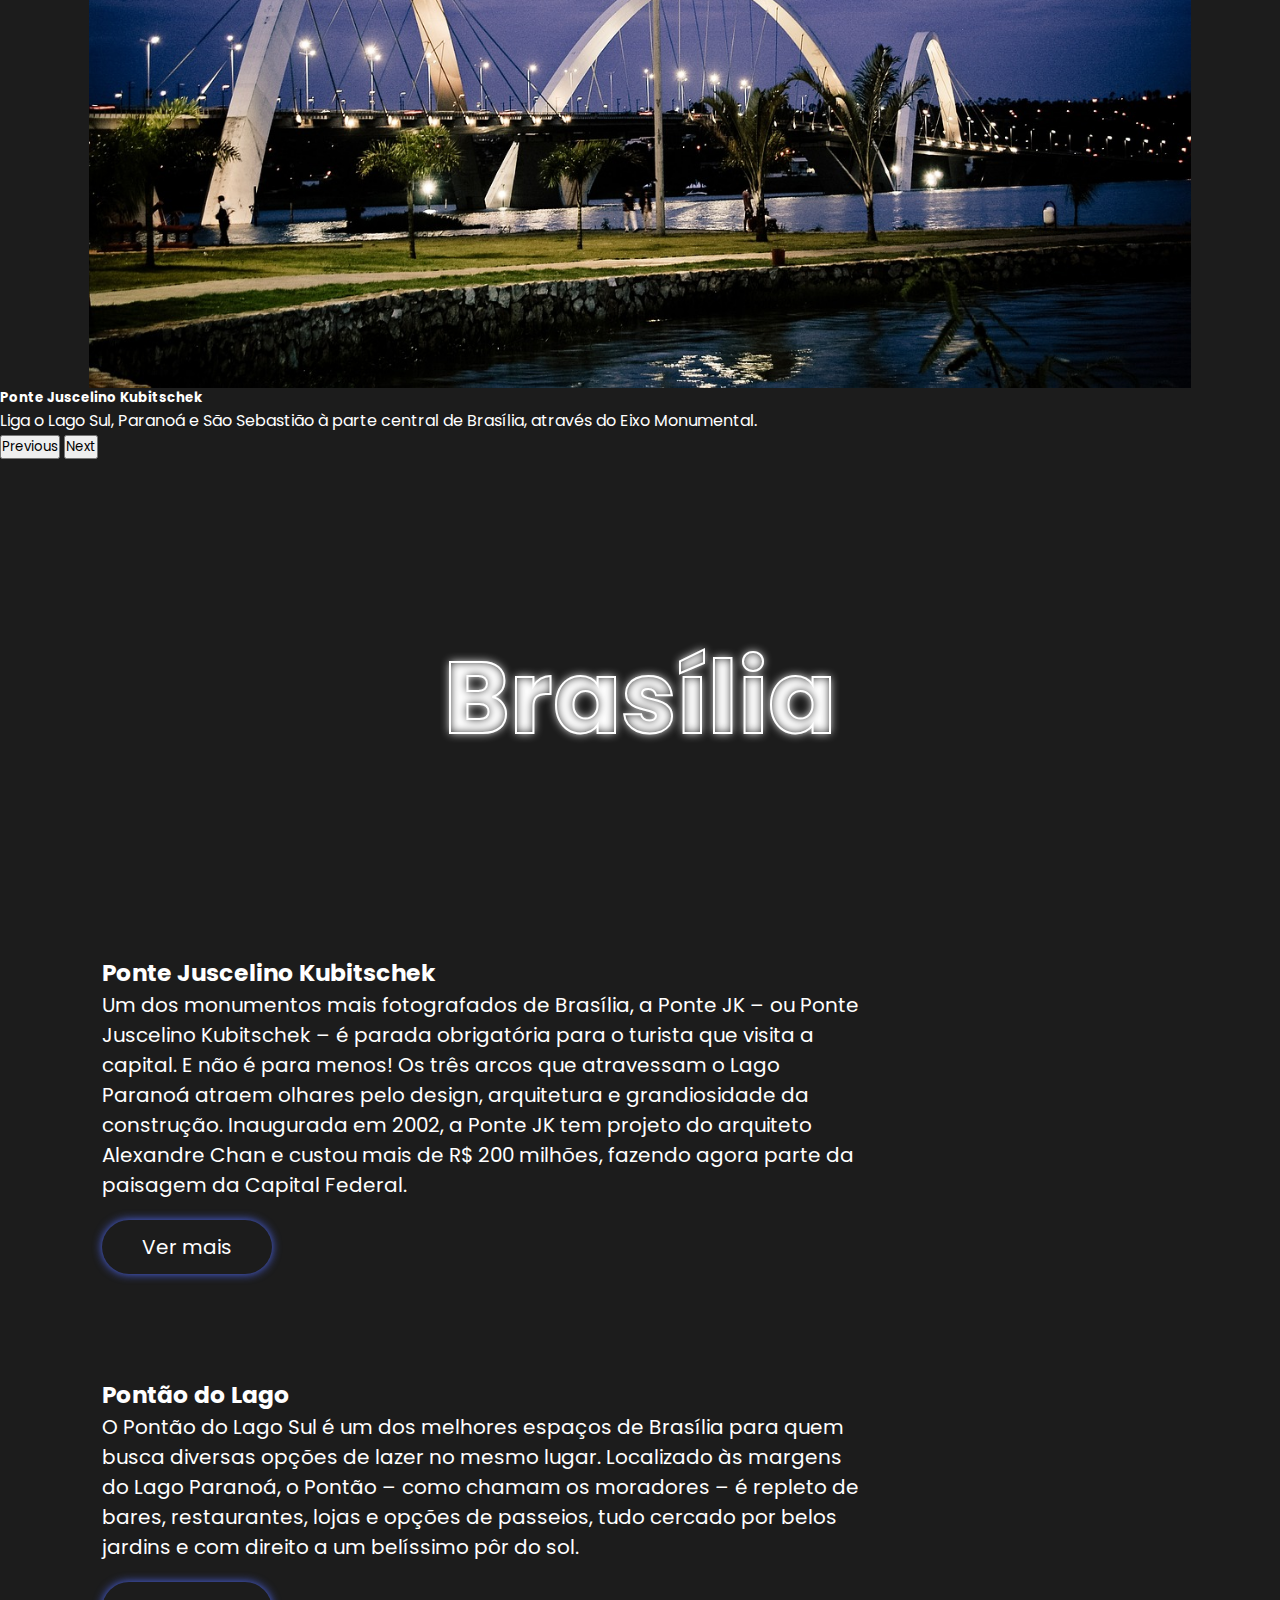
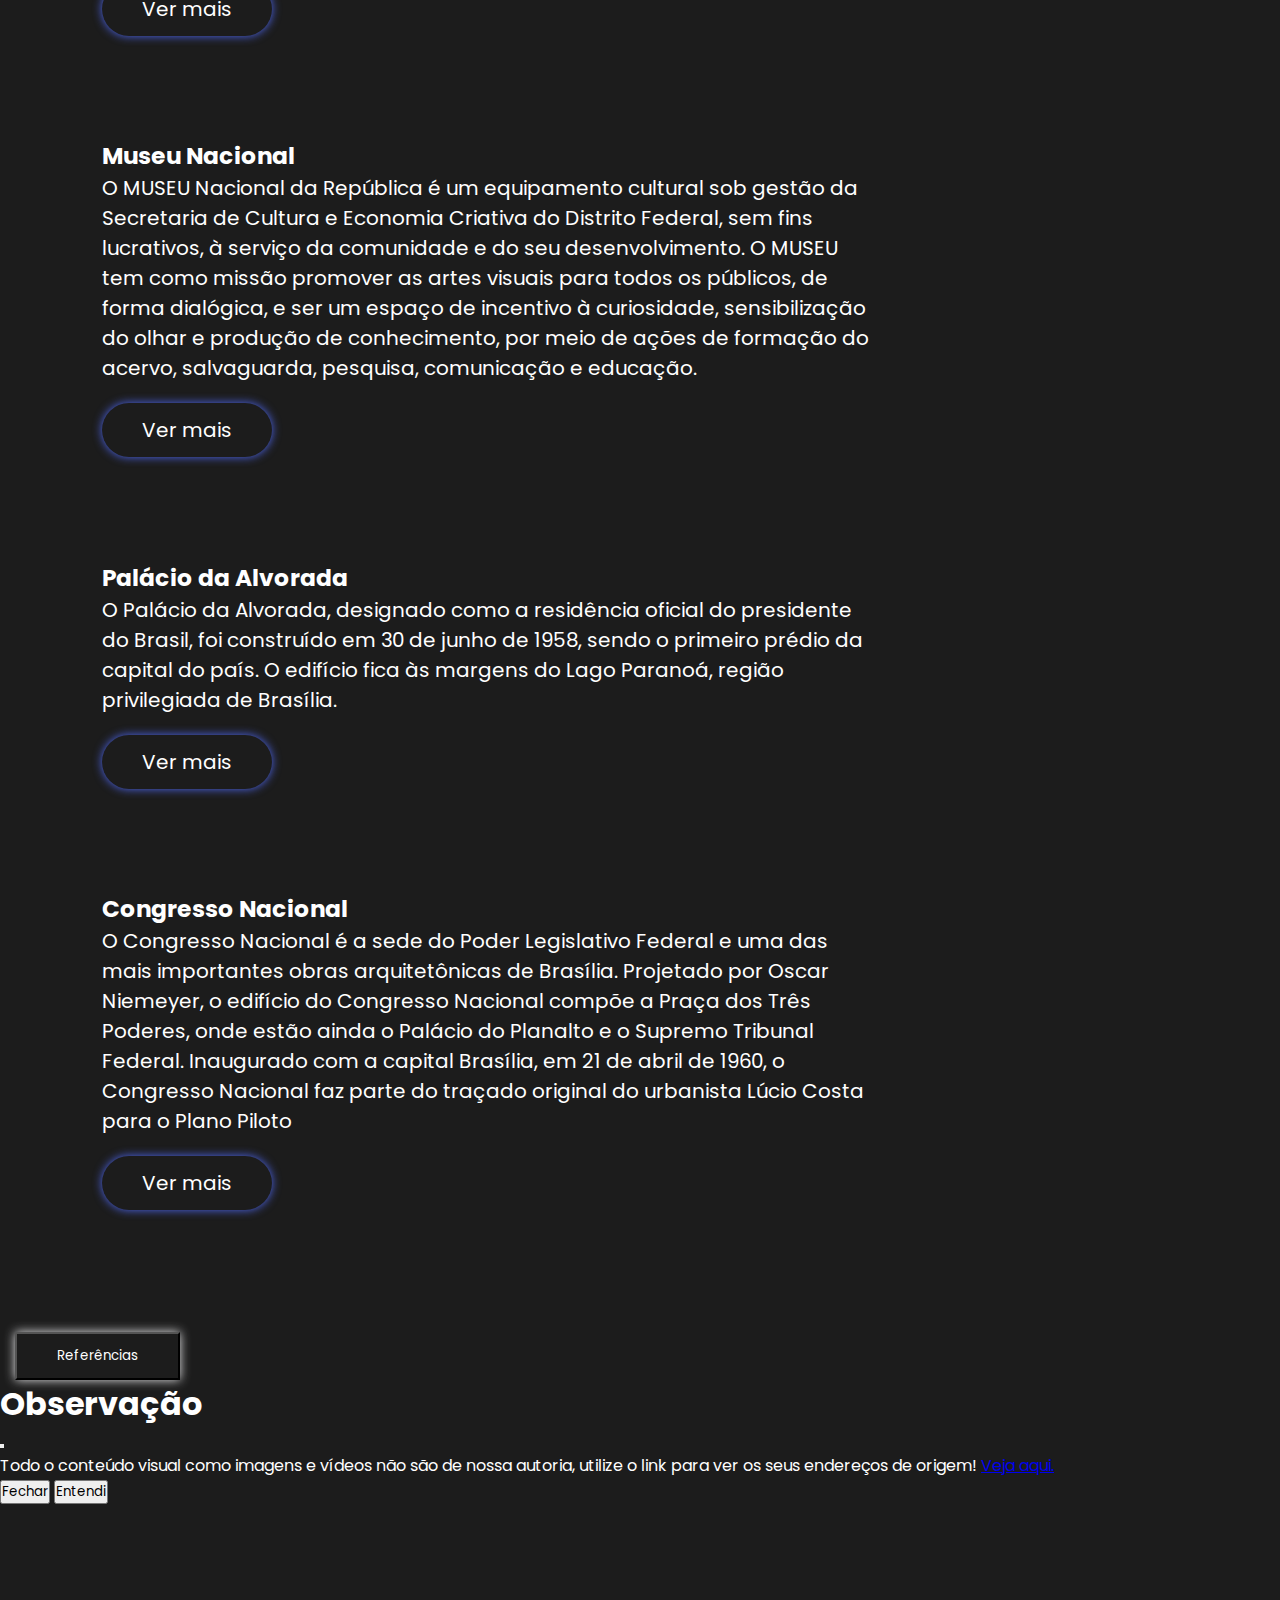
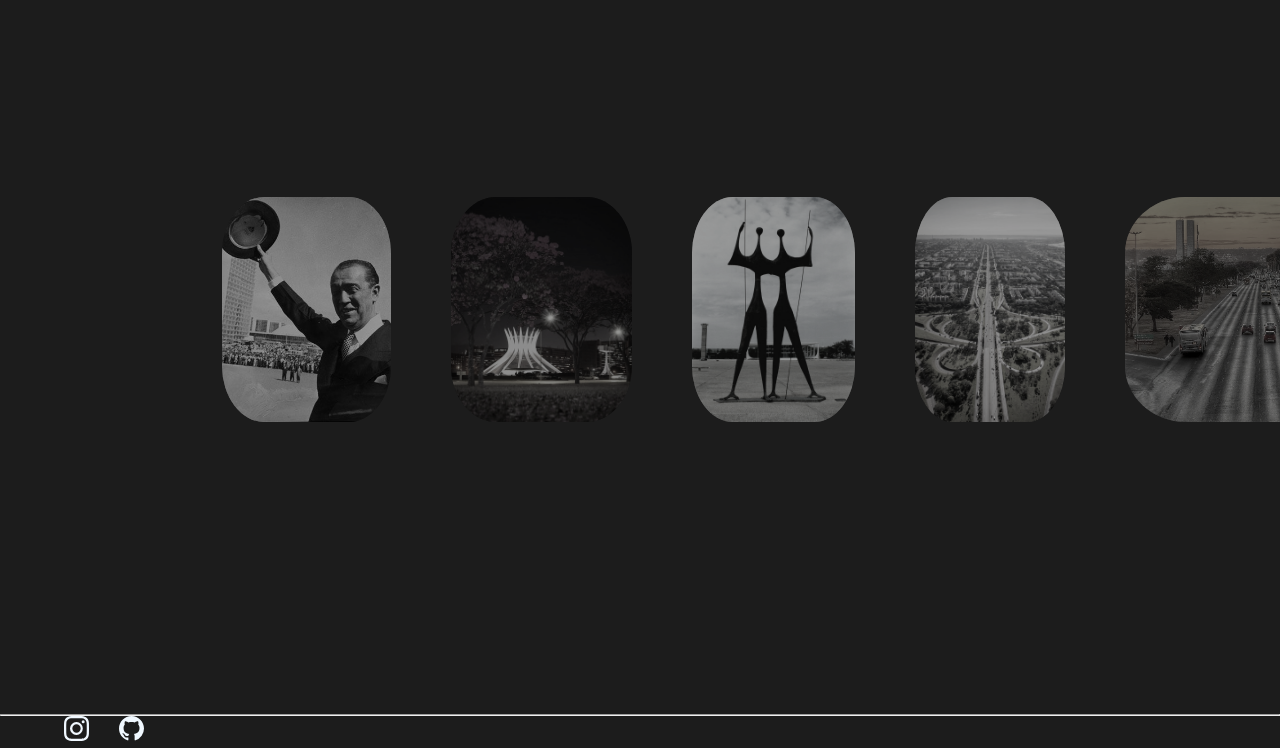
<file: home.html>
<!DOCTYPE html>
<html lang="pt-br">

<head>
    <meta charset="UTF-8">
    <meta http-equiv="X-UA-Compatible" content="IE=edge">
    <meta name="viewport" content="width=device-width, initial-scale=1.0">
    <title>Brasília</title>
    <link rel="icon" href="Imagens/airplane.svg">
    <link rel="stylesheet" href="home.css">
     <link href="https://cdn.jsdelivr.net/npm/bootstrap@5.3.6/dist/css/bootstrap.min.css" rel="stylesheet" integrity="sha384-4Q6Gf2aSP4eDXB8Miphtr37CMZZQ5oXLH2yaXMJ2w8e2ZtHTl7GptT4jmndRuHDT" crossorigin="anonymous">
   
</head>

<body >
    <header>
         <nav class="navbar navbar-expand-lg navbar-dark">
        <div class="container-fluid">
          <a class="navbar-brand" href="#">Brasília</a>
          <button class="navbar-toggler" type="button" data-bs-toggle="collapse"
                  data-bs-target="#navbarNavDropdown" aria-controls="navbarNavDropdown"
                  aria-expanded="false" aria-label="Toggle navigation">
            <span class="navbar-toggler-icon"></span>
          </button>
      
          <div class="collapse navbar-collapse" id="navbarNavDropdown">
            <ul class="navbar-nav d-flex" style="gap: 25px;">
              <li class="nav-item">
                <a class="nav-link active" aria-current="page" href="Home.html">Home</a>
              </li>
              <li class="nav-item">
                <a class="nav-link" href="Pagina02.html">Ponte JK</a>
              </li>
              <li class="nav-item">
                <a class="nav-link" href="Pagina02.html">Congresso Nacional</a>
              </li>
              <li class="nav-item">
                <a class="nav-link" href="Pagina03.html">Pontão do Lago</a>
              </li>
              <li class="nav-item">
                <a class="nav-link" href="Pagina03.html">Museu Nacional</a>
              </li>
              <li class="nav-item">
                <a class="nav-link" href="Pagina04.html">Palácio da Alvorada</a>
              </li>
              <li class="nav-item">
                <a class="nav-link" href="Pagina04.html">Sobre mim</a>
              </li>
            </ul>
          </div>
        </div>
      </nav>
    </header>
    <main>
<div id="carouselExampleInterval" class="carousel slide" data-bs-ride="carousel">
    <div class="carousel-inner">
        <div class="carousel-item active" data-bs-interval="10000">
            <img src="Imagens/Alvorada_car.jpeg" class="d-block w-100" alt="Pálacio da Alvorada">
            <div class="carousel-caption d-none d-md-block">
                <h5>Pálacio da Alvorada</h5>
                <p>SPP - Zona Cívico-Administrativa - Brasilia, DF</p>
            </div>
        </div>
        <div class="carousel-item" data-bs-interval="5000">
            <img src="Imagens/congresso_car.jpg" class="d-block w-100" alt="Congresso Nacional">
            <div class="carousel-caption d-none d-md-block">
                <h5><b>Congresso Nacional</b></h5>
                <p><b>Palácio do Congresso Nacional - Praça dos 3 Poderes, Brasília - DF</b></p>
            </div>
        </div>
        <div class="carousel-item" data-bs-interval="5000">
            <img src="Imagens/Museu_Nacional_de_Brasília_car.jpg" class="d-block w-100" alt="Museu Nacional">
            <div class="carousel-caption d-none d-md-block">
                <h5>Museu Nacional</h5>
                <p>Setor Cultural Sul, Lote 2 próximo à Rodoviária do Plano Piloto, Brasília - DF</p>
            </div>
        </div>
        <div class="carousel-item" data-bs-interval="5000">
            <img src="Imagens/PontaodoLago02_car.jpg" class="d-block w-100" alt="Pontão do Lago">
            <div class="carousel-caption d-none d-md-block">
                <h5>Pontão do Lago</h5>
                <p>SHIS QL 10, lt. 1 e 30 (Lago Sul- Pontão do Lago Sul), Brasília, DF</p>
            </div>
        </div>
        <div class="carousel-item" data-bs-interval="5000">
            <img src="Imagens/PonteJK_car.jpg" class="d-block w-100" alt="Ponte JK">
            <div class="carousel-caption d-none d-md-block">
                <h5>Ponte Juscelino Kubitschek</h5>
                <p>Liga o Lago Sul, Paranoá e São Sebastião à parte central de Brasília, através do Eixo Monumental.</p>
            </div>
        </div>
    </div>
    
    <button class="carousel-control-prev" type="button" data-bs-target="#carouselExampleInterval" data-bs-slide="prev">
        <span class="carousel-control-prev-icon" aria-hidden="true"></span>
        <span class="visually-hidden">Previous</span>
    </button>
    <button class="carousel-control-next" type="button" data-bs-target="#carouselExampleInterval" data-bs-slide="next">
        <span class="carousel-control-next-icon" aria-hidden="true"></span>
        <span class="visually-hidden">Next</span>
    </button>
</div>

    <section class="home">
        <h1>Brasília</h1>
    </section>

<div class="card-home">
  <div class="card-body-home">
    <h3 class="card-title-home">Ponte Juscelino Kubitschek</h3>
    <p class="card-text-home">Um dos monumentos mais fotografados de Brasília, a Ponte JK – ou Ponte Juscelino Kubitschek – é parada obrigatória para o turista que visita a capital. E não é para menos! Os três arcos que atravessam o Lago Paranoá atraem olhares pelo design, arquitetura e grandiosidade da construção. Inaugurada em 2002, a Ponte JK tem projeto do arquiteto Alexandre Chan e custou mais de R$ 200 milhões, fazendo agora parte da paisagem da Capital Federal.</p>
    <a href="Pagina02.html" class="button-body">Ver mais</a>
  </div>
</div>

<div class="card-home">
  <div class="card-body-home">
    <h3 class="card-title-home">Pontão do Lago</h3>
    <p class="card-text-home">O Pontão do Lago Sul é um dos melhores espaços de Brasília para quem busca diversas opções de lazer no mesmo lugar. Localizado às margens do Lago Paranoá, o Pontão – como chamam os moradores – é repleto de bares, restaurantes, lojas e opções de passeios, tudo cercado por belos jardins e com direito a um belíssimo pôr do sol.</p>
    <a href="Pagina03.html" class="button-body">Ver mais</a>
  </div>
</div>

<div class="card-home">
  <div class="card-body-home">
    <h3 class="card-title-home">Museu Nacional</h3>
    <p class="card-text-home">O MUSEU Nacional da República é um equipamento cultural sob gestão da Secretaria de Cultura e Economia Criativa do Distrito Federal, sem fins lucrativos, à serviço da comunidade e do seu desenvolvimento. O MUSEU tem como missão promover as artes visuais para todos os públicos, de forma dialógica, e ser um espaço de incentivo à curiosidade, sensibilização do olhar e produção de conhecimento, por meio de ações de formação do acervo, salvaguarda, pesquisa, comunicação e educação.</p>
    <a href="Pagina03.html" class="button-body">Ver mais</a>
  </div>
</div>

<div class="card-home">
  <div class="card-body-home">
    <h3 class="card-title-home">Palácio da Alvorada</h3>
    <p class="card-text-home">O Palácio da Alvorada, designado como a residência oficial do presidente do Brasil, foi construído em 30 de junho de 1958, sendo o primeiro prédio da capital do país. O edifício fica às margens do Lago Paranoá, região privilegiada de Brasília.</p>
    <a href="Pagina04.html" class="button-body">Ver mais</a>
  </div>
</div>

<div class="card-home">
  <div class="card-body-home">
    <h3 class="card-title-home">Congresso Nacional</h3>
    <p class="card-text-home"> O Congresso Nacional é a sede do Poder Legislativo Federal e uma das mais importantes obras arquitetônicas de Brasília. Projetado por Oscar Niemeyer, o edifício do Congresso Nacional compõe a Praça dos Três Poderes, onde estão ainda o Palácio do Planalto e o Supremo Tribunal Federal. Inaugurado com a capital Brasília, em 21 de abril de 1960, o Congresso Nacional faz parte do traçado original do urbanista Lúcio Costa para o Plano Piloto</p>
    <a href="Pagina02.html" class="button-body">Ver mais</a>
  </div>
</div>

      <!-- Button trigger modal -->
<button type="button" class="btn btn-primary" data-bs-toggle="modal" data-bs-target="#staticBackdrop" id="modal-home">
 Referências
</button>

<!-- Modal -->
<div class="modal fade" id="staticBackdrop" data-bs-backdrop="static" data-bs-keyboard="false" tabindex="-1" aria-labelledby="staticBackdropLabel" aria-hidden="true" >
  <div class="modal-dialog">
    <div class="modal-content">
      <div class="modal-header">
        <h1 class="modal-title fs-5" id="staticBackdropLabel">Observação</h1>
        <button type="button" class="btn-close" data-bs-dismiss="modal" aria-label="Close"></button>
      </div>
      <div class="modal-body">
      <p>Todo o conteúdo visual como imagens e vídeos não são de nossa autoria, utilize o link para ver os seus endereços de origem! <a href="https://docs.google.com/document/d/1VQnR3ZHY9ImjXgGV9RhCl5xuhK0KlmCMRjMK0wd_yw0/edit?usp=sharing">Veja aqui.</a>
      </div>
      <div class="modal-footer">
        <button type="button" class="btn btn-secondary" data-bs-dismiss="modal">Fechar</button>
        <button type="button" class="btn btn-primary">Entendi</button>
      </div>
    </div>
  </div>
</div>
 
   </main>
    <footer>
       <div class="container-home">
        <span class="slider" id="slider1"></span>
        <span class="slider" id="slider2"></span>
        <span class="slider" id="slider3"></span>
        <span class="slider" id="slider4"></span>
        <span class="slider" id="slider5"></span>
        <span class="slider" id="slider6"></span>

        <div class="imgContainer">
            <div class="slide_div" id="slide_01">
                <img src="img/img1.jpeg" alt="Imagem 1" id="img1">
                <a href="#slider1" class="button-home" id="button1"></a>
            </div>
            <div class="slide_div" id="slide_02">
                <img src="img/img2.jpeg" alt="Imagem 2" id="img2">
                <a href="#slider2" class="button-home" id="button2"></a>
            </div>
            <div class="slide_div" id="slide_03">
                <img src="img/img3.jpeg" alt="Imagem 3" id="img3">
                <a href="#slider3" class="button-home" id="button3"></a>
            </div>
            <div class="slide_div" id="slide_04">
                <img src="img/img4.jpeg" alt="Imagem 4" id="img4">
                <a href="#slider4" class="button-home" id="button4"></a>
            </div>
            <div class="slide_div" id="slide_05">
                <img src="img/img5.jpeg" alt="Imagem 5" id="img5">
                <a href="#slider5" class="button-home" id="button5"></a>
            </div>
            <div class="slide_div" id="slide_06">
                <img src="img/img6.jpeg" alt="Imagem 6" id="img6">
                <a href="#slider6" class="button-home" id="button6"></a>
            </div>
        </div>
    </div>
  <hr style="color: aliceblue;">
 <section id="redes-sociais-home">
  <a href="https://www.instagram.com/sececdf?utm_source=ig_web_button_share_sheet&igsh=ZDNlZDc0MzIxNw==" alt="icone do instagram, página da secretaria da cultura df">
   <svg xmlns="http://www.w3.org/2000/svg" width="16" height="16" fill="currentColor" class="bi bi-instagram" viewBox="0 0 16 16" style="color: aliceblue; width: 25px; height:auto; margin-left:5%">
  <path d="M8 0C5.829 0 5.556.01 4.703.048 3.85.088 3.269.222 2.76.42a3.9 3.9 0 0 0-1.417.923A3.9 3.9 0 0 0 .42 2.76C.222 3.268.087 3.85.048 4.7.01 5.555 0 5.827 0 8.001c0 2.172.01 2.444.048 3.297.04.852.174 1.433.372 1.942.205.526.478.972.923 1.417.444.445.89.719 1.416.923.51.198 1.09.333 1.942.372C5.555 15.99 5.827 16 8 16s2.444-.01 3.298-.048c.851-.04 1.434-.174 1.943-.372a3.9 3.9 0 0 0 1.416-.923c.445-.445.718-.891.923-1.417.197-.509.332-1.09.372-1.942C15.99 10.445 16 10.173 16 8s-.01-2.445-.048-3.299c-.04-.851-.175-1.433-.372-1.941a3.9 3.9 0 0 0-.923-1.417A3.9 3.9 0 0 0 13.24.42c-.51-.198-1.092-.333-1.943-.372C10.443.01 10.172 0 7.998 0zm-.717 1.442h.718c2.136 0 2.389.007 3.232.046.78.035 1.204.166 1.486.275.373.145.64.319.92.599s.453.546.598.92c.11.281.24.705.275 1.485.039.843.047 1.096.047 3.231s-.008 2.389-.047 3.232c-.035.78-.166 1.203-.275 1.485a2.5 2.5 0 0 1-.599.919c-.28.28-.546.453-.92.598-.28.11-.704.24-1.485.276-.843.038-1.096.047-3.232.047s-2.39-.009-3.233-.047c-.78-.036-1.203-.166-1.485-.276a2.5 2.5 0 0 1-.92-.598 2.5 2.5 0 0 1-.6-.92c-.109-.281-.24-.705-.275-1.485-.038-.843-.046-1.096-.046-3.233s.008-2.388.046-3.231c.036-.78.166-1.204.276-1.486.145-.373.319-.64.599-.92s.546-.453.92-.598c.282-.11.705-.24 1.485-.276.738-.034 1.024-.044 2.515-.045zm4.988 1.328a.96.96 0 1 0 0 1.92.96.96 0 0 0 0-1.92m-4.27 1.122a4.109 4.109 0 1 0 0 8.217 4.109 4.109 0 0 0 0-8.217m0 1.441a2.667 2.667 0 1 1 0 5.334 2.667 2.667 0 0 1 0-5.334"/>
</svg></a>

<a href="" alt="icone do github">
<svg xmlns="http://www.w3.org/2000/svg" width="16" height="16" fill="currentColor" class="bi bi-github" viewBox="0 0 16 16"  style="color: aliceblue; width: 25px; height:auto; margin-left:2%">
  <path d="M8 0C3.58 0 0 3.58 0 8c0 3.54 2.29 6.53 5.47 7.59.4.07.55-.17.55-.38 0-.19-.01-.82-.01-1.49-2.01.37-2.53-.49-2.69-.94-.09-.23-.48-.94-.82-1.13-.28-.15-.68-.52-.01-.53.63-.01 1.08.58 1.23.82.72 1.21 1.87.87 2.33.66.07-.52.28-.87.51-1.07-1.78-.2-3.64-.89-3.64-3.95 0-.87.31-1.59.82-2.15-.08-.2-.36-1.02.08-2.12 0 0 .67-.21 2.2.82.64-.18 1.32-.27 2-.27s1.36.09 2 .27c1.53-1.04 2.2-.82 2.2-.82.44 1.1.16 1.92.08 2.12.51.56.82 1.27.82 2.15 0 3.07-1.87 3.75-3.65 3.95.29.25.54.73.54 1.48 0 1.07-.01 1.93-.01 2.2 0 .21.15.46.55.38A8.01 8.01 0 0 0 16 8c0-4.42-3.58-8-8-8"/>
</svg></a>
</section>
    </footer>
 

   <!--<section class="contact-home">
        <form class="contact-form-home">
            <h2 style="color: aliceblue;">Contato</h2>
            <input type="text" placeholder="Seu nome" required>
            <input type="email" placeholder="Digite seu email aqui..." required>
            <textarea placeholder="Deixe o seu comentário!" required></textarea>
            <button type="submit">Enviar</button>
        </form>
    </section>--> 
  
   

<script src="https://cdn.jsdelivr.net/npm/bootstrap@5.3.6/dist/js/bootstrap.bundle.min.js"></script>

</body>

</html>
</file>
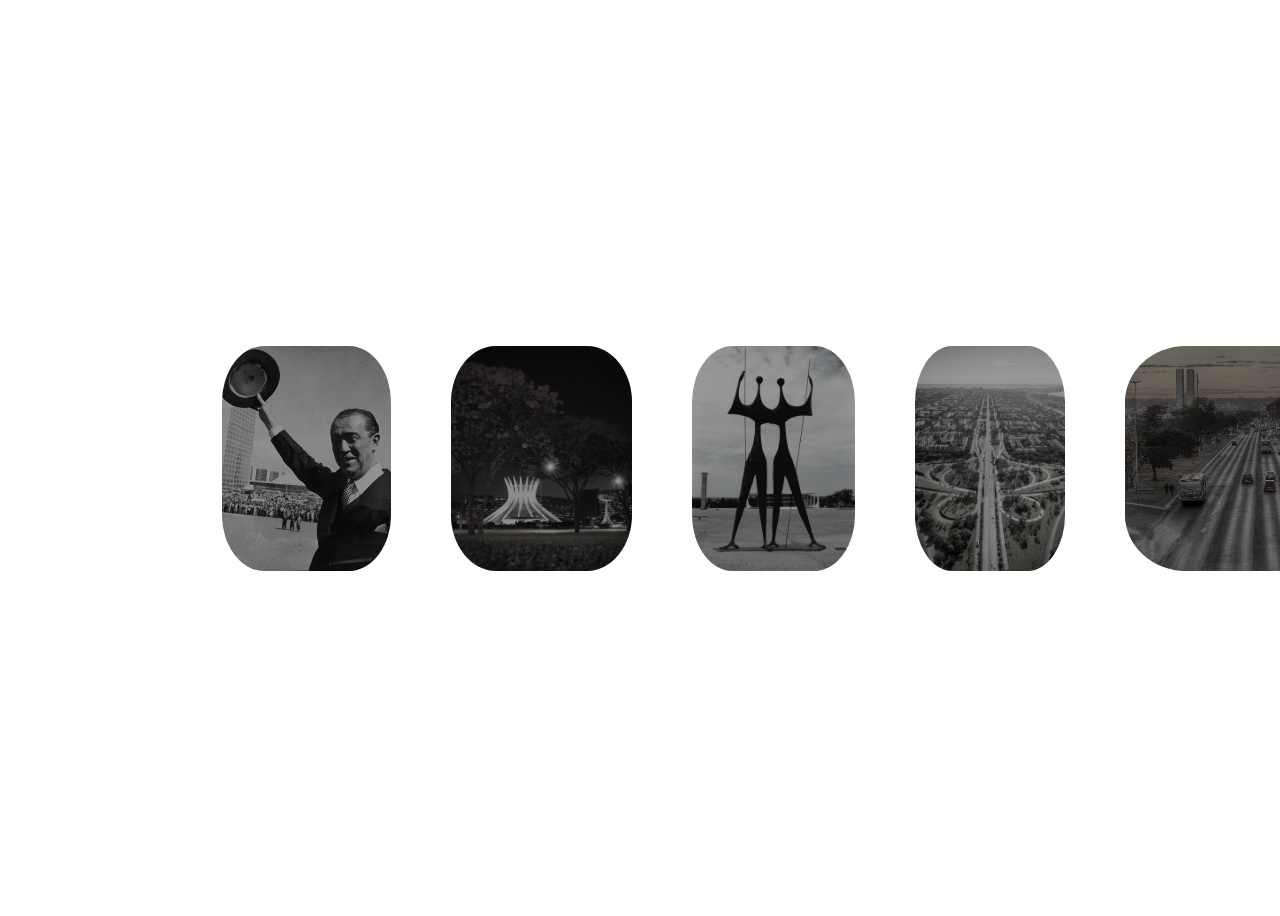
<file: Downloads/trabalho/testes/teste.html>
<!DOCTYPE html>
<html lang="pt-BR">
<head>
    <meta charset="UTF-8">
    <meta name="viewport" content="width=device-width, initial-scale=1.0">
    <title>Galeria de Imagens</title>
    <link rel="stylesheet" href="teste.css">
</head>
<body>
    <div class="container-home">
        <span class="slider" id="slider1"></span>
        <span class="slider" id="slider2"></span>
        <span class="slider" id="slider3"></span>
        <span class="slider" id="slider4"></span>
        <span class="slider" id="slider5"></span>
        <span class="slider" id="slider6"></span>

        <div class="imgContainer">
            <div class="slide_div" id="slide_01">
                <img src="img/img1.jpeg" alt="Imagem 1" id="img1">
                <a href="#slider1" class="button" id="button1"></a>
            </div>
            <div class="slide_div" id="slide_02">
                <img src="img/img2.jpeg" alt="Imagem 2" id="img2">
                <a href="#slider2" class="button" id="button2"></a>
            </div>
            <div class="slide_div" id="slide_03">
                <img src="img/img3.jpeg" alt="Imagem 3" id="img3">
                <a href="#slider3" class="button" id="button3"></a>
            </div>
            <div class="slide_div" id="slide_04">
                <img src="img/img4.jpeg" alt="Imagem 4" id="img4">
                <a href="#slider4" class="button" id="button4"></a>
            </div>
            <div class="slide_div" id="slide_05">
                <img src="img/img5.jpeg" alt="Imagem 5" id="img5">
                <a href="#slider5" class="button" id="button5"></a>
            </div>
            <div class="slide_div" id="slide_06">
                <img src="img/img6.jpeg" alt="Imagem 6" id="img6">
                <a href="#slider6" class="button" id="button6"></a>
            </div>
        </div>
    </div>
    

</body>


</html>
</file>
<file: style.css>
@import url('https://fonts.googleapis.com/css2?family=Poppins:wght@400;500;600;700&display=swap');

html {
    scroll-behavior: smooth;
}
* {
    margin: 0;
    padding: 0;
    box-sizing: border-box;
    font-family: 'Poppins', sans-serif;

}

body {
     background-color:#1c1c1c !important;
     color: #fff;
    overflow-x: hidden;

    /*===================================PÁGINA HOME========================================================================*/
}
/* Define cor de fundo para a navbar e com opacidade*/
header {
    position: fixed;
    max-height: 80vh;
    top: 0;
    left: 0;
    width: 100%;
    padding: 15px 8%;
    background:transparent;
    display: flex;
    justify-content: space-between;
    align-items: center;
    z-index: 99;
    font-size: 15px;
    background-color: rgb(35, 35, 35,0.7);
    color: #fff;
    text-align: center;
}
.navbar-brand {
    font-size: 18px;
    color: #fff;
    text-decoration: none;
   
    font-weight: 600;
}
/*Ajustes para deixar o carrosel responsivo e que dê a mesma experiência visual para todos tipos de dispostivos */
.carousel-item img {
    object-fit:cover;
    height: auto;
    max-height: 80vh; /* ou ajustável conforme necessário */
    width: auto;
    display: block;
    margin-left: auto;
    margin-right: auto;
    align-items: center;
}

#modal-home{
      display: inline-block;
    padding: 12px 40px;
    background: transparent;
    box-shadow: 0 0 10px #e7e7e9;
    color: #ffffff;
    text-decoration: none;
    margin-top: 20px;
    margin-left: 15px;
  


}

.home,.gallery-home,.contact-home {
    display: flex;
    justify-content: center;
    align-items: center;
    padding: 80px 9% 80px;
}

/*Tamanho da fonte, efeito da fonte e logo abaixo com definição responsiva*/
.home h1 {
    margin-top: 8%;
    font-size: 100px;
    color: transparent;
    text-shadow: 0 0 10px #fff;
    -webkit-text-stroke: 2px #fff;
    text-align: center;
}
@media (max-width: 768px) {
    .home h1 {
      font-size: 10vw; /* Ajuste para telas menores */
  }}
  .card-body-home{
    background-color: transparent;
    color: #fff;
    width: 60%;
     margin:8% 30% 8% 8%;
     font-size: 20px;
  }
  /* Ajuste para telas menores com largura máxima de 768px, permitindo melhor experiência ao usuário mobile */
  @media (max-width: 768px) {
    .card-body-home{
         margin: 5% 8%; /* Redução de margens laterais*/
         width: 90%; /* Maior ocupação da tela */
        font-size: 12px; /* Ajusta tamanho da fonte*/
    
} }
  .button-body{
       display: inline-block;
    padding: 12px 40px;
    background: transparent;
    border-radius: 40px;
    box-shadow: 0 0 10px #4f68f2;
    color: #fff;
    text-decoration: none;
    margin-top: 20px; 
  }


.gallery-content-home {
    gap: 100px;
    display: flex;
   
}

.gallery-content-home .outer {
    width: 300px;
    height: 400px;
    padding: 10px;
    border-radius: 26px;
    border: 2px solid #fff;
}

.gallery-content-home .inner {
    position: relative;
    width: 100%;
    height: 100%;
    border-radius: 16px;
    border: 2px solid #fff;
}

.gallery-content-home .inner img {
    position: absolute;
    left: 50%;
    top: 50%;
    transform: translate(-50%, -50%);
    width: 200%;
    object-fit: cover;
}


@media (min-width: 768px){
    .container-home, .imgContainer{
        display: block;
    }
}

.container-home{
    width: 100%;
    height: 90vh;
    display: flex;
    flex-direction: row;
    align-items: center;
    overflow: hidden;
      flex-wrap: wrap; /*Em telas pequenas, as imagens podem ir pra próxima linha*/
}


.imgContainer{
    margin: 20% 10% 20% 15%;
    width: auto;
    height: 25vh;
    position: absolute;
    left: 0;
    display: flex;
    justify-content: center;
    align-items: center;
    transition: 1s;
}
 @media(max-width:768px){
    .imgContainer{
        display: flex;
        flex-wrap: wrap;
        justify-content: center;
        align-items: center;
        margin: 20% auto;
    }}

    @media (max-width:701px){
    .imgContainer, .slide_div, .button-home{
       display: none;
    }
} /*Some em dispositivo com tela de largura menor que 701px*/

.slide_div{
    display: flex;
    align-items: center;
    justify-content: center;
    margin: 0px 30px 0 30px;
    position: relative;
}

#img1,#img2,#img3,#img4,#img5,#img6{
    position: relative;
    height: 25vh; /* 40% da altura da tela */
   width: auto; /* mantém proporção */
   max-width: 90vw; 
    filter: saturate(10%);
    transition: 0.7s;
    background-color: rgba(0, 0, 0, 0.4);
    border-radius: 25%;
}

.button-home{
    position: absolute;
    width: 100%;
    height: 100%;
    transition: 0.7s;
    background-color: rgba(0, 0, 0, 0.4);
    border-radius: 25%;
}

.button-home:hover{
    background-color: rgba(0, 0, 0, 0.2);
    
}

#slider1:target ~ .imgContainer #img1,
#slider1:target ~ .imgContainer #button1{
 height: 30vh;
    width: auto;
    background-color: transparent;
    filter: saturate(100%);
}

#slider2:target ~ .imgContainer #img2,
#slider2:target ~ .imgContainer #button2{
   height: 30vh;
    width: auto;
    background-color: transparent;
    filter: saturate(100%);
}

#slider3:target ~ .imgContainer #img3,
#slider3:target ~ .imgContainer #button3{
  height: 30vh;
    width: auto;
    background-color: transparent;
    filter: saturate(100%);
}

#slider4:target ~ .imgContainer #img4,
#slider4:target ~ .imgContainer #button4{
  height: 30vh;
    width: auto;
    background-color: transparent;
    filter: saturate(100%);
}

#slider5:target ~ .imgContainer #img5,
#slider5:target ~ .imgContainer #button5{
    height: 30vh;
    width: auto;
    background-color: transparent;
    filter: saturate(100%);
}

#slider6:target ~ .imgContainer #img6,
#slider6:target ~ .imgContainer #button6{
  height: 30vh;
    width: auto;
    background-color: transparent;
    filter: saturate(100%);
}


#slider1:target ~ .imgContainer{
    left: 8%;
}
#slider2:target ~ .imgContainer{
    left: 4%;
}
#slider3:target ~ .imgContainer{
    left: 2%;
}
#slider4:target ~ .imgContainer{
    left: 0%;
}
#slider5:target ~ .imgContainer{
    left: -2%;
}
#slider6:target ~ .imgContainer{
    left: -4%;
}
#slider7:target ~ .imgContainer{
    left: -8%;
}
hr{
    color: azure;
}


/*===========================PÁGINA 02 - PONTE JK E CONGRESSO================================================*/
.video-PtJk {  
    width: 100%;  /*responsividade do video*/
    height: 80%;
    margin-bottom: 20px;
}
 .card-pag02,.card-about{
    background-color: transparent;
    color: #fff;
    width: 60%;
     margin:8% 30% 0% 8%;
     font-size: 20px;
  }
  /* Ajuste para telas menores com largura máxima de 768px, permitindo melhor experiência ao usuário mobile */
  @media (max-width: 768px) {
    .card-pag02{
         margin: 5% 8%; /* Redução de margens laterais*/
         width: 90%; /* Maior ocupação da tela */
        font-size: 12px; /* Ajusta tamanho da fonte*/
    
} }

/* ======================CONTATO/Comentário============*/
.contact-form-home { 
    width: 600px;
}

.contact-form-home h2 {
    font-size: 50px;
    text-align: center;
    margin-bottom: 15px;
}

.contact-form-home input,
.contact-form-home textarea {
    width: 100%;
    padding: 12px;
    background: transparent;
    border-radius: 8px;
    border: 2px solid #fff;
    outline: none;
    font-size: 16px;
    color: #fff;
    margin-bottom: 20px;
}

.contact-form-home textarea {
    height: 300px;
    resize: none;
}

.contact-form-home button {
    display: block;
    padding: 12px 40px;
    background: transparent;
    border-radius: 40px;
    border: none;
    box-shadow: 0 0 10px #4f68f2;
    font-size: 16px;
    color: #fff;
    cursor: pointer;
    margin: 0 auto;
}
/*======================================PAGINA 03=============================*/
.video-Pontao {  
    width: 100%;  /*responsividade do video*/
    height: 80%;
    margin-bottom: 20px;
}

/*=====================PAGINA 04===================================*/
.video-BSB{
      width: 100%;  /*responsividade do video*/
    height: 80%;
    margin-bottom: 20px;

}

.card-body-pag04{
    justify-content: center;
}

#foto-aqui{
    color: #fff;
    width: 25%;
    height: auto;
    margin: 8%;
}
</file>
<file: Downloads/trabalho/testes/index.css>
@import url('https://fonts.googleapis.com/css2?family=Poppins:wght@400;500;600;700&display=swap');

html {
    scroll-behavior: smooth;
}
* {
    margin: 0;
    padding: 0;
    box-sizing: border-box;
    font-family: 'Poppins', sans-serif;

}

body {
     background-color:#1c1c1c !important;
     color: #fff;
    overflow-x: hidden;

    /*===================================PÁGINA HOME========================================================================*/
}
/* Define cor de fundo para a navbar e com opacidade*/
header {
    position: fixed;
    top: 0;
    left: 0;
    width: 100%;
    padding: 15px 8%;
    background:transparent;
    display: flex;
    justify-content: space-between;
    align-items: center;
    z-index: 99;
    font-size: 15px;
    background-color: rgb(35, 35, 35,0.7);
    color: #fff;
    text-align: center;
}
.navbar-brand {
    font-size: 18px;
    color: #fff;
    text-decoration: none;
    font-weight: 600;
}
/*Ajustes para deixar o carrosel responsivo e que dê a mesma experiência visual para todos tipos de dispostivos */
.carousel-item img {
    object-fit: cover;
    height: 80vh; /* ou ajustável conforme necessário */
    width: auto;
    display: block;
    margin-left: auto;
    margin-right: auto;
    align-items: center;
}

.home,.gallery-home,.contact-home {
    display: flex;
    justify-content: center;
    align-items: center;
    padding: 80px 9% 80px;
}

/*Tamanho da fonte, efeito da fonte e logo abaixo com definição responsiva*/
.home h1 {
    margin-top: 8%;
    font-size: 100px;
    color: transparent;
    text-shadow: 0 0 10px #fff;
    -webkit-text-stroke: 2px #fff;
    text-align: center;
}
@media (max-width: 768px) {
    .home h1 {
      font-size: 10vw; /* Ajuste para telas menores */
  }}
  .card-body-home{
    background-color: transparent;
    color: #fff;
    width: 60%;
     margin:8% 30% 8% 8%;
     font-size: 20px;
  }
  /* Ajuste para telas menores com largura máxima de 768px, permitindo melhor experiência ao usuário mobile */
  @media (max-width: 768px) {
    .card-body-home {
         margin: 5% 8%; /* Redução de margens laterais*/
        width: 90%; /* Maior ocupação da tela */
        font-size: 12px; /* Ajusta tamanho da fonte*/
    
} }
  .button-body{
       display: inline-block;
    padding: 12px 40px;
    background: transparent;
    border-radius: 40px;
    box-shadow: 0 0 10px #4f68f2;
    color: #fff;
    text-decoration: none;
    margin-top: 20px; 
  }
/*
#resumo01,#resumo03{
    justify-content: flex-end;
    color:#fff;
    margin:8% 30% 8% 8%;
}
#resumo02,#resumo04{
    justify-content: flex-start;
    color: #fff;
    margin:8% 8% 8% 30%;

}
 .about-content-home {
    margin: auto;
    width: 60%;
    color: #fff;
    font-size:18px;
}

.about-content-home h2 {
    font-size: 40px;
    line-height: 1;
    margin-bottom: 15px;
    color:#fff;
}

.about-content-home a {
    display: inline-block;
    padding: 12px 40px;
    background: transparent;
    border-radius: 40px;
    box-shadow: 0 0 10px #4f68f2;
    color: #fff;
    text-decoration: none;
    margin-top: 20px;
} */

.gallery-content-home {
    display: flex;
    gap: 100px;
}

.gallery-content-home .outer {
    width: 300px;
    height: 400px;
    padding: 10px;
    border-radius: 26px;
    border: 2px solid #fff;
}

.gallery-content-home .inner {
    position: relative;
    width: 100%;
    height: 100%;
    border-radius: 16px;
    border: 2px solid #fff;
}

.gallery-content-home .inner img {
    position: absolute;
    left: 50%;
    top: 50%;
    transform: translate(-50%, -50%);
    width: 200%;
    object-fit: cover;
}

.contact-form-home {
    width: 600px;
}

.contact-form-home h2 {
    font-size: 50px;
    text-align: center;
    margin-bottom: 15px;
}

.contact-form-home input,
.contact-form-home textarea {
    width: 100%;
    padding: 12px;
    background: transparent;
    border-radius: 8px;
    border: 2px solid #fff;
    outline: none;
    font-size: 16px;
    color: #fff;
    margin-bottom: 20px;
}

.contact-form-home textarea {
    height: 300px;
    resize: none;
}

.contact-form-home button {
    display: block;
    padding: 12px 40px;
    background: transparent;
    border-radius: 40px;
    border: none;
    box-shadow: 0 0 10px #4f68f2;
    font-size: 16px;
    color: #fff;
    cursor: pointer;
    margin: 0 auto;
}
/*Galeria*/
.container-home, .imgContainer{
    background-color: transparent;
    display: none;
}
@media (min-width: 768px){
    .container-home, .imgContainer{
        display: block;
    }
}

.container-home{
    width: 100%;
    height: 90vh;
    display: flex;
    flex-direction: row;
    align-items: center;
    overflow: hidden;
      flex-wrap: wrap; /*Em telas pequenas, as imagens podem ir pra próxima linha*/
}

.imgContainer{
    margin: 20% 10% 20% 15%;
    width: auto;
    height: 25vh;
    position: absolute;
    left: 0;
    display: flex;
    justify-content: center;
    align-items: center;
    transition: 1s;
}

.slide_div{
    display: flex;
    align-items: center;
    justify-content: center;
    margin: 0 30px 0 30px;
    position: relative;
}

#img1,#img2,#img3,#img4,#img5,#img6{
    position: relative;
    height: 25vh; /* 40% da altura da tela */
   width: auto; /* mantém proporção */
   max-width: 90vw; 
    filter: saturate(10%);
    transition: 0.7s;
    background-color: rgba(0, 0, 0, 0.4);
    border-radius: 25%;
}

.button{
    position: absolute;
    width: 100%;
    height: 100%;
    transition: 0.7s;
    background-color: rgba(0, 0, 0, 0.4);
    border-radius: 25%;
}

.button:hover{
    background-color: rgba(0, 0, 0, 0.2);
}

#slider1:target ~ .imgContainer #img1,
#slider1:target ~ .imgContainer #button1{
 height: 30vh;
    width: auto;
    background-color: transparent;
    filter: saturate(100%);
}

#slider2:target ~ .imgContainer #img2,
#slider2:target ~ .imgContainer #button2{
   height: 30vh;
    width: auto;
    background-color: transparent;
    filter: saturate(100%);
}

#slider3:target ~ .imgContainer #img3,
#slider3:target ~ .imgContainer #button3{
  height: 30vh;
    width: auto;
    background-color: transparent;
    filter: saturate(100%);
}

#slider4:target ~ .imgContainer #img4,
#slider4:target ~ .imgContainer #button4{
  height: 30vh;
    width: auto;
    background-color: transparent;
    filter: saturate(100%);
}

#slider5:target ~ .imgContainer #img5,
#slider5:target ~ .imgContainer #button5{
    height: 30vh;
    width: auto;
    background-color: transparent;
    filter: saturate(100%);
}

#slider6:target ~ .imgContainer #img6,
#slider6:target ~ .imgContainer #button6{
  height: 30vh;
    width: auto;
    background-color: transparent;
    filter: saturate(100%);
}


#slider1:target ~ .imgContainer{
    left: 8%;
}
#slider2:target ~ .imgContainer{
    left: 4%;
}
#slider3:target ~ .imgContainer{
    left: 2%;
}
#slider4:target ~ .imgContainer{
    left: 0%;
}
#slider5:target ~ .imgContainer{
    left: -2%;
}
#slider6:target ~ .imgContainer{
    left: -4%;
}
#slider7:target ~ .imgContainer{
    left: -8%;
}
</file>
<file: home.css>
@import url('https://fonts.googleapis.com/css2?family=Poppins:wght@400;500;600;700&display=swap');

html {
    scroll-behavior: smooth;
}
* {
    margin: 0;
    padding: 0;
    box-sizing: border-box;
    font-family: 'Poppins', sans-serif;

}

body {
     background-color:#1c1c1c !important;
     color: #fff;
    overflow-x: hidden;

    /*===================================PÁGINA HOME========================================================================*/
}
/* Define cor de fundo para a navbar e com opacidade*/
header {
    position: fixed;
    max-height: 80vh;
    top: 0;
    left: 0;
    width: 100%;
    padding: 15px 8%;
    background:transparent;
    display: flex;
    justify-content: space-between;
    align-items: center;
    z-index: 99;
    font-size: 15px;
    background-color: rgb(35, 35, 35,0.7);
    color: #fff;
    text-align: center;
}
.navbar-brand {
    font-size: 18px;
    color: #fff;
    text-decoration: none;
   
    font-weight: 600;
}
/*Ajustes para deixar o carrosel responsivo e que dê a mesma experiência visual para todos tipos de dispostivos */
.carousel-item img {
    object-fit:cover;
    height: auto;
    max-height: 80vh; /* ou ajustável conforme necessário */
    width: auto;
    display: block;
    margin-left: auto;
    margin-right: auto;
    align-items: center;
}

#modal-home{
      display: inline-block;
    padding: 12px 40px;
    background: transparent;
    box-shadow: 0 0 10px #e7e7e9;
    color: #ffffff;
    text-decoration: none;
    margin-top: 20px;
    margin-left: 15px;
  


}

.home,.gallery-home,.contact-home {
    display: flex;
    justify-content: center;
    align-items: center;
    padding: 80px 9% 80px;
}

/*Tamanho da fonte, efeito da fonte e logo abaixo com definição responsiva*/
.home h1 {
    margin-top: 8%;
    font-size: 100px;
    color: transparent;
    text-shadow: 0 0 10px #fff;
    -webkit-text-stroke: 2px #fff;
    text-align: center;
}
@media (max-width: 768px) {
    .home h1 {
      font-size: 10vw; /* Ajuste para telas menores */
  }}
  .card-body-home{
    background-color: transparent;
    color: #fff;
    width: 60%;
     margin:8% 30% 8% 8%;
     font-size: 20px;
  }
  /* Ajuste para telas menores com largura máxima de 768px, permitindo melhor experiência ao usuário mobile */
  @media (max-width: 768px) {
    .card-body-home{
         margin: 5% 8%; /* Redução de margens laterais*/
         width: 90%; /* Maior ocupação da tela */
        font-size: 12px; /* Ajusta tamanho da fonte*/
    
} }
  .button-body{
       display: inline-block;
    padding: 12px 40px;
    background: transparent;
    border-radius: 40px;
    box-shadow: 0 0 10px #4f68f2;
    color: #fff;
    text-decoration: none;
    margin-top: 20px; 
  }


.gallery-content-home {
    gap: 100px;
    display: flex;
   
}

.gallery-content-home .outer {
    width: 300px;
    height: 400px;
    padding: 10px;
    border-radius: 26px;
    border: 2px solid #fff;
}

.gallery-content-home .inner {
    position: relative;
    width: 100%;
    height: 100%;
    border-radius: 16px;
    border: 2px solid #fff;
}

.gallery-content-home .inner img {
    position: absolute;
    left: 50%;
    top: 50%;
    transform: translate(-50%, -50%);
    width: 200%;
    object-fit: cover;
}


@media (min-width: 768px){
    .container-home, .imgContainer{
        display: block;
    }
}

.container-home{
    width: 100%;
    height: 90vh;
    display: flex;
    flex-direction: row;
    align-items: center;
    overflow: hidden;
      flex-wrap: wrap; /*Em telas pequenas, as imagens podem ir pra próxima linha*/
}


.imgContainer{
    margin: 20% 10% 20% 15%;
    width: auto;
    height: 25vh;
    position: absolute;
    left: 0;
    display: flex;
    justify-content: center;
    align-items: center;
    transition: 1s;
}
 @media(max-width:768px){
    .imgContainer{
        display: flex;
        flex-wrap: wrap;
        justify-content: center;
        align-items: center;
        margin: 20% auto;
    }}

    @media (max-width:701px){
    .imgContainer, .slide_div, .button-home{
       display: none;
    }
} /*Some em dispositivo com tela de largura menor que 701px*/

.slide_div{
    display: flex;
    align-items: center;
    justify-content: center;
    margin: 0px 30px 0 30px;
    position: relative;
}

#img1,#img2,#img3,#img4,#img5,#img6{
    position: relative;
    height: 25vh; /* 40% da altura da tela */
   width: auto; /* mantém proporção */
   max-width: 90vw; 
    filter: saturate(10%);
    transition: 0.7s;
    background-color: rgba(0, 0, 0, 0.4);
    border-radius: 25%;
}

.button-home{
    position: absolute;
    width: 100%;
    height: 100%;
    transition: 0.7s;
    background-color: rgba(0, 0, 0, 0.4);
    border-radius: 25%;
}

.button-home:hover{
    background-color: rgba(0, 0, 0, 0.2);
    
}

#slider1:target ~ .imgContainer #img1,
#slider1:target ~ .imgContainer #button1{
 height: 30vh;
    width: auto;
    background-color: transparent;
    filter: saturate(100%);
}

#slider2:target ~ .imgContainer #img2,
#slider2:target ~ .imgContainer #button2{
   height: 30vh;
    width: auto;
    background-color: transparent;
    filter: saturate(100%);
}

#slider3:target ~ .imgContainer #img3,
#slider3:target ~ .imgContainer #button3{
  height: 30vh;
    width: auto;
    background-color: transparent;
    filter: saturate(100%);
}

#slider4:target ~ .imgContainer #img4,
#slider4:target ~ .imgContainer #button4{
  height: 30vh;
    width: auto;
    background-color: transparent;
    filter: saturate(100%);
}

#slider5:target ~ .imgContainer #img5,
#slider5:target ~ .imgContainer #button5{
    height: 30vh;
    width: auto;
    background-color: transparent;
    filter: saturate(100%);
}

#slider6:target ~ .imgContainer #img6,
#slider6:target ~ .imgContainer #button6{
  height: 30vh;
    width: auto;
    background-color: transparent;
    filter: saturate(100%);
}


#slider1:target ~ .imgContainer{
    left: 8%;
}
#slider2:target ~ .imgContainer{
    left: 4%;
}
#slider3:target ~ .imgContainer{
    left: 2%;
}
#slider4:target ~ .imgContainer{
    left: 0%;
}
#slider5:target ~ .imgContainer{
    left: -2%;
}
#slider6:target ~ .imgContainer{
    left: -4%;
}
#slider7:target ~ .imgContainer{
    left: -8%;
}
hr{
    color: azure;
}


/*===========================PÁGINA 02 - PONTE JK E CONGRESSO================================================*/
.video-PtJk {  
    width: 100%;  /*responsividade do video*/
    height: 80%;
    margin-bottom: 20px;
}
 .card-pag02,.card-about{
    background-color: transparent;
    color: #fff;
    width: 60%;
     margin:8% 30% 0% 8%;
     font-size: 20px;
  }
  /* Ajuste para telas menores com largura máxima de 768px, permitindo melhor experiência ao usuário mobile */
  @media (max-width: 768px) {
    .card-pag02{
         margin: 5% 8%; /* Redução de margens laterais*/
         width: 90%; /* Maior ocupação da tela */
        font-size: 12px; /* Ajusta tamanho da fonte*/
    
} }

/* ======================CONTATO/Comentário============*/
.contact-form-home { 
    width: 600px;
}

.contact-form-home h2 {
    font-size: 50px;
    text-align: center;
    margin-bottom: 15px;
}

.contact-form-home input,
.contact-form-home textarea {
    width: 100%;
    padding: 12px;
    background: transparent;
    border-radius: 8px;
    border: 2px solid #fff;
    outline: none;
    font-size: 16px;
    color: #fff;
    margin-bottom: 20px;
}

.contact-form-home textarea {
    height: 300px;
    resize: none;
}

.contact-form-home button {
    display: block;
    padding: 12px 40px;
    background: transparent;
    border-radius: 40px;
    border: none;
    box-shadow: 0 0 10px #4f68f2;
    font-size: 16px;
    color: #fff;
    cursor: pointer;
    margin: 0 auto;
}
/*======================================PAGINA 03=============================*/
.video-Pontao {  
    width: 100%;  /*responsividade do video*/
    height: 80%;
    margin-bottom: 20px;
}

/*=====================PAGINA 04===================================*/
.video-BSB{
      width: 100%;  /*responsividade do video*/
    height: 80%;
    margin-bottom: 20px;

}

.card-body-pag04{
    justify-content: center;
}

#foto-aqui{
    color: #fff;
    width: 25%;
    height: auto;
    margin: 8%;
}
</file>
<file: Downloads/trabalho/testes/teste.css>
body{
    width: 100%;
    height: 100vh;
    display: flex;
    align-items: center;
    overflow: hidden;
  
}
.container-home, .imgContainer{
    background-color: transparent;
    display: none;
}
@media (min-width: 768px){
    .container-home, .imgContainer{
        display: block;
    }
}

.container-home{
    width: 100%;
    height: 90vh;
    display: flex;
    flex-direction: row;
    align-items: center;
    overflow: hidden;
      flex-wrap: wrap; /*Em telas pequenas, as imagens podem ir pra próxima linha*/
}

.imgContainer{
    margin: 20% 10% 20% 15%;
    width: auto;
    height: 25vh;
    position: absolute;
    left: 0;
    display: flex;
    justify-content: center;
    align-items: center;
    transition: 1s;
}

.slide_div{
    display: flex;
    align-items: center;
    justify-content: center;
    margin: 0 30px 0 30px;
    position: relative;
}

img{
    position: relative;
    height: 25vh; /* 40% da altura da tela */
   width: auto; /* mantém proporção */
   max-width: 90vw; 
    filter: saturate(10%);
    transition: 0.7s;
    background-color: rgba(0, 0, 0, 0.4);
    border-radius: 25%;
}

.button{
    position: absolute;
    width: 100%;
    height: 100%;
    transition: 0.7s;
    background-color: rgba(0, 0, 0, 0.4);
    border-radius: 25%;
}

.button:hover{
    background-color: rgba(0, 0, 0, 0.2);
}

#slider1:target ~ .imgContainer #img1,
#slider1:target ~ .imgContainer #button1{
 height: 30vh;
    width: auto;
    background-color: transparent;
    filter: saturate(100%);
}

#slider2:target ~ .imgContainer #img2,
#slider2:target ~ .imgContainer #button2{
   height: 30vh;
    width: auto;
    background-color: transparent;
    filter: saturate(100%);
}

#slider3:target ~ .imgContainer #img3,
#slider3:target ~ .imgContainer #button3{
  height: 30vh;
    width: auto;
    background-color: transparent;
    filter: saturate(100%);
}

#slider4:target ~ .imgContainer #img4,
#slider4:target ~ .imgContainer #button4{
  height: 30vh;
    width: auto;
    background-color: transparent;
    filter: saturate(100%);
}

#slider5:target ~ .imgContainer #img5,
#slider5:target ~ .imgContainer #button5{
    height: 30vh;
    width: auto;
    background-color: transparent;
    filter: saturate(100%);
}

#slider6:target ~ .imgContainer #img6,
#slider6:target ~ .imgContainer #button6{
  height: 30vh;
    width: auto;
    background-color: transparent;
    filter: saturate(100%);
}


#slider1:target ~ .imgContainer{
    left: 8%;
}
#slider2:target ~ .imgContainer{
    left: 4%;
}
#slider3:target ~ .imgContainer{
    left: 2%;
}
#slider4:target ~ .imgContainer{
    left: 0%;
}
#slider5:target ~ .imgContainer{
    left: -2%;
}
#slider6:target ~ .imgContainer{
    left: -4%;
}
#slider7:target ~ .imgContainer{
    left: -8%;
}
</file>
